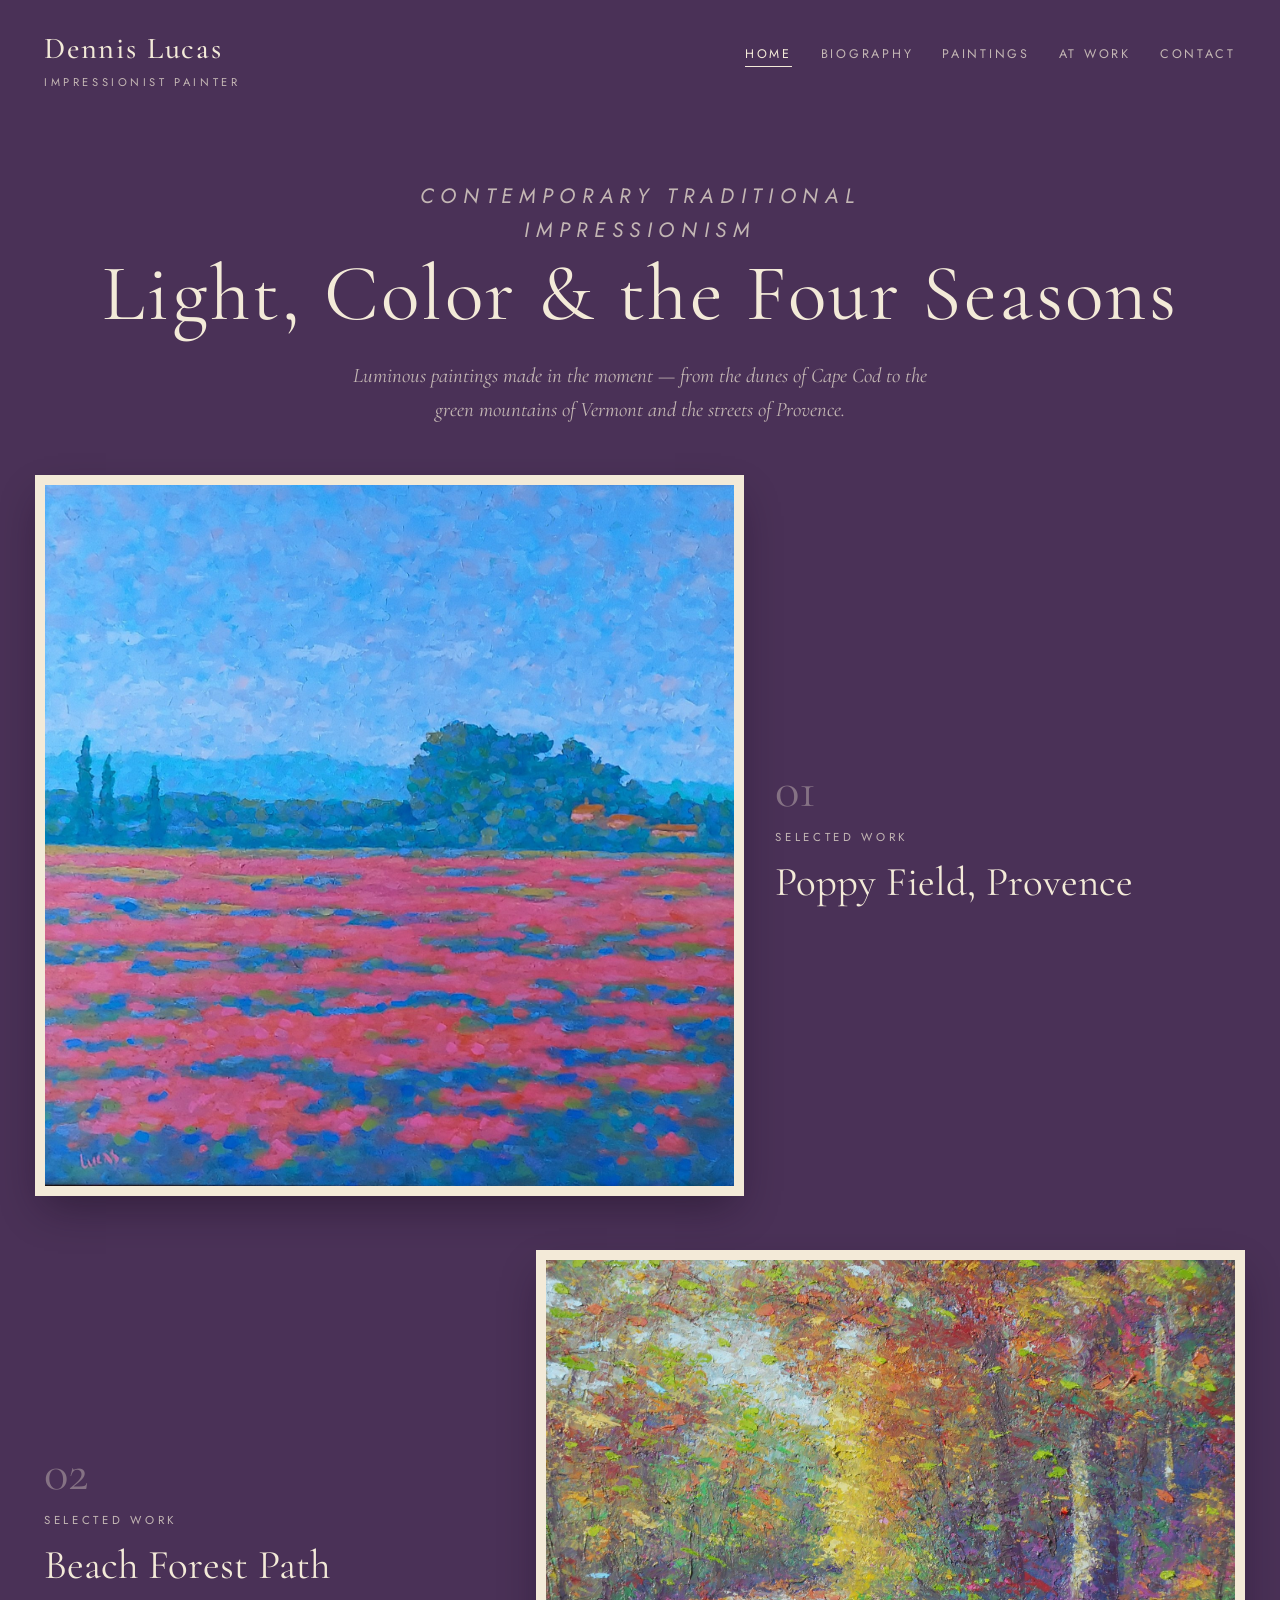
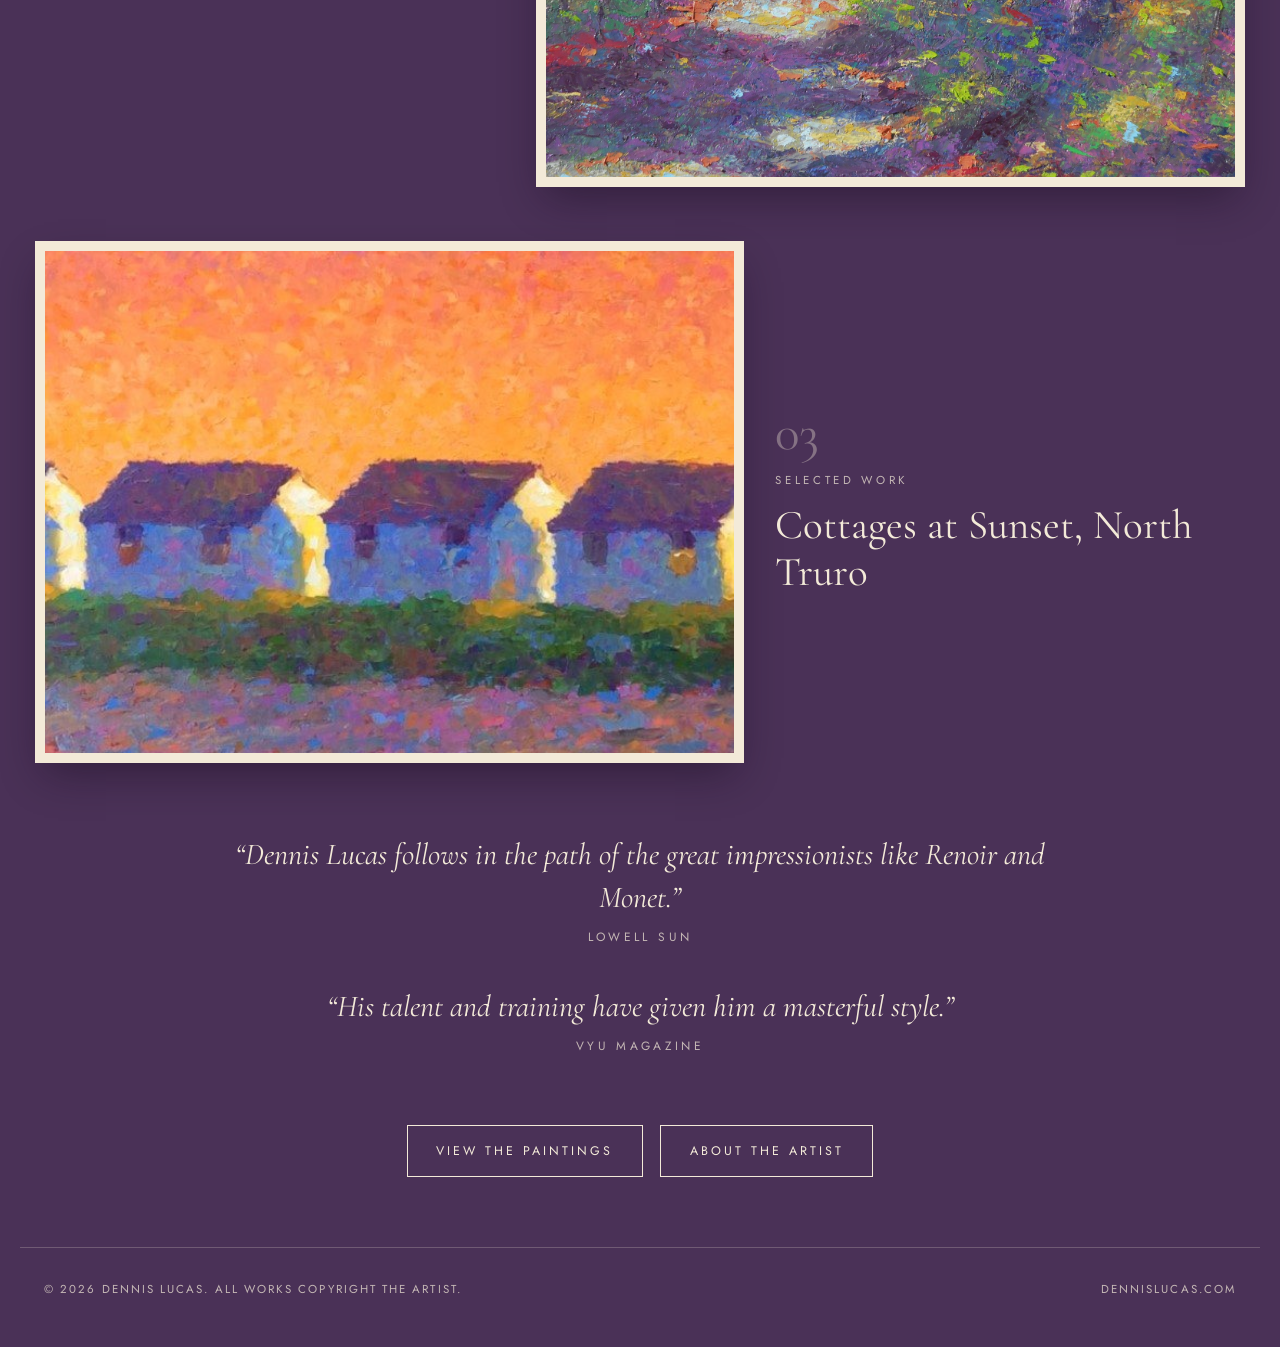
<file: index.html>
<!doctype html>
<html lang="en">
<head>
<meta charset="utf-8">
<meta name="viewport" content="width=device-width, initial-scale=1">
<title>Dennis Lucas | Impressionist Painter</title>
<meta name="description" content="Dennis Lucas is a contemporary traditional impressionist painter and teacher from the Cape School of Art in Provincetown, MA.">
<link rel="canonical" href="https://dennislucas.com/">
<meta property="og:title" content="Dennis Lucas | Impressionist Painter">
<meta property="og:description" content="Dennis Lucas is a contemporary traditional impressionist painter and teacher from the Cape School of Art in Provincetown, MA.">
<meta property="og:image" content="https://dennislucas.com/art/poppy-field-provence.jpg">
<meta name="theme-color" content="#4a3157">
<link rel="preconnect" href="https://fonts.googleapis.com"><link rel="preconnect" href="https://fonts.gstatic.com" crossorigin><link href="https://fonts.googleapis.com/css2?family=Cormorant+Garamond:ital,wght@0,400;0,500;1,400&family=Jost:wght@400&display=swap" rel="stylesheet">
<link rel="stylesheet" href="css/style.css">
</head>
<body>
<header class="site-header">
  <a class="brand" href="index.html"><span class="brand-name">Dennis Lucas</span><span class="brand-tag">Impressionist Painter</span></a>
  <nav class="site-nav" aria-label="Main"><ul><li><a href="index.html" aria-current="page">Home</a></li><li><a href="biography.html">Biography</a></li><li><a href="gallery.html">Paintings</a></li><li><a href="studio.html">At Work</a></li><li><a href="contact.html">Contact</a></li></ul></nav>
</header>
<main>
<section class="hero">
  <p class="eyebrow">Contemporary Traditional Impressionism</p>
  <h1>Light, Color &amp; the Four Seasons</h1>
  <p>Luminous paintings made in the moment &mdash; from the dunes of Cape Cod to the green mountains of Vermont and the streets of Provence.</p>
</section>
<section class="featured" aria-label="Featured paintings">
<article class="feature">
  <div class="feature-img"><a href="gallery.html"><img src="art/poppy-field-provence.jpg" alt="Poppy Field, Provence, oil painting by Dennis Lucas" loading="eager"></a></div>
  <div class="feature-text"><div class="num">01</div><p class="eyebrow">Selected Work</p><h2>Poppy Field, Provence</h2></div>
</article>
<article class="feature">
  <div class="feature-img"><a href="gallery.html"><img src="art/beach-forest-path.jpg" alt="Beach Forest Path, oil painting by Dennis Lucas" loading="lazy"></a></div>
  <div class="feature-text"><div class="num">02</div><p class="eyebrow">Selected Work</p><h2>Beach Forest Path</h2></div>
</article>
<article class="feature">
  <div class="feature-img"><a href="gallery.html"><img src="art/cottages-at-sunset-north-truro.jpg" alt="Cottages at Sunset, North Truro, oil painting by Dennis Lucas" loading="lazy"></a></div>
  <div class="feature-text"><div class="num">03</div><p class="eyebrow">Selected Work</p><h2>Cottages at Sunset, North Truro</h2></div>
</article>
</section>
<section class="quotes" aria-label="Press">
  <blockquote>&ldquo;Dennis Lucas follows in the path of the great impressionists like Renoir and Monet.&rdquo;<cite>Lowell Sun</cite></blockquote>
  <blockquote>&ldquo;His talent and training have given him a masterful style.&rdquo;<cite>VYU Magazine</cite></blockquote>
</section>
<div class="cta">
  <a class="button" href="gallery.html">View the Paintings</a>
  <a class="button" href="biography.html">About the Artist</a>
</div>
</main>
<footer class="site-footer">
  <span>&copy; <span id="yr">2026</span> Dennis Lucas. All works copyright the artist.</span>
  <span>dennislucas.com</span>
</footer>
<script>document.getElementById('yr').textContent = new Date().getFullYear();</script>

</body>
</html>
</file>
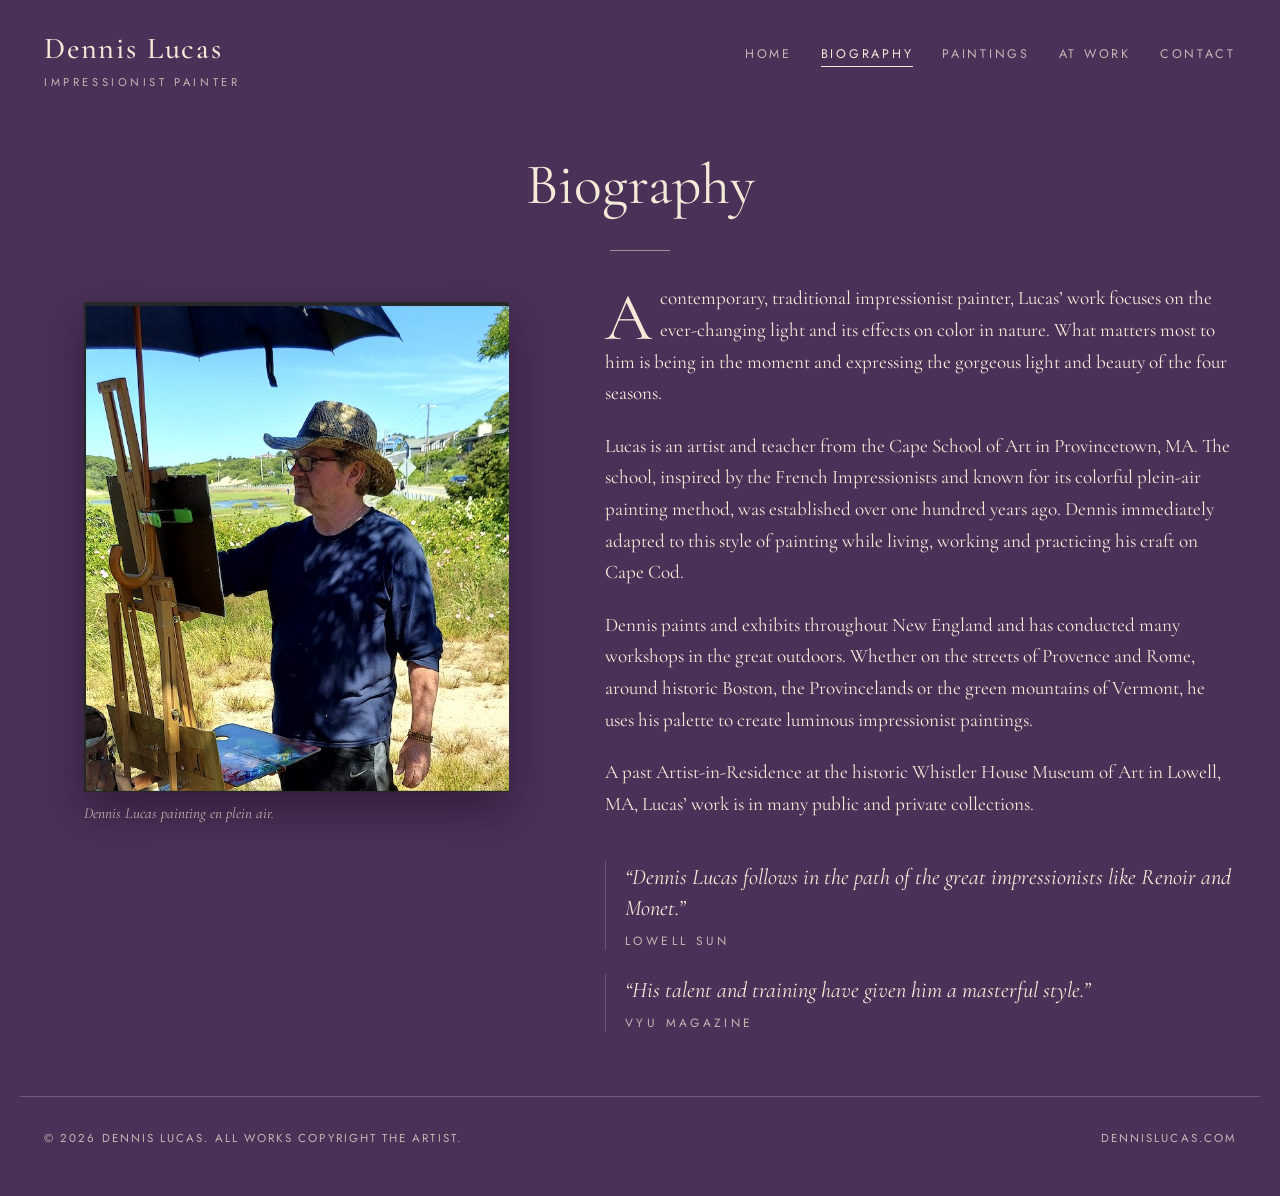
<file: biography.html>
<!doctype html>
<html lang="en">
<head>
<meta charset="utf-8">
<meta name="viewport" content="width=device-width, initial-scale=1">
<title>Biography | Dennis Lucas</title>
<meta name="description" content="About Dennis Lucas, impressionist painter and teacher from the Cape School of Art, Provincetown.">
<link rel="canonical" href="https://dennislucas.com/biography.html">
<meta property="og:title" content="Biography | Dennis Lucas">
<meta property="og:description" content="About Dennis Lucas, impressionist painter and teacher from the Cape School of Art, Provincetown.">
<meta property="og:image" content="https://dennislucas.com/art/poppy-field-provence.jpg">
<meta name="theme-color" content="#4a3157">
<link rel="preconnect" href="https://fonts.googleapis.com"><link rel="preconnect" href="https://fonts.gstatic.com" crossorigin><link href="https://fonts.googleapis.com/css2?family=Cormorant+Garamond:ital,wght@0,400;0,500;1,400&family=Jost:wght@400&display=swap" rel="stylesheet">
<link rel="stylesheet" href="css/style.css">
</head>
<body>
<header class="site-header">
  <a class="brand" href="index.html"><span class="brand-name">Dennis Lucas</span><span class="brand-tag">Impressionist Painter</span></a>
  <nav class="site-nav" aria-label="Main"><ul><li><a href="index.html">Home</a></li><li><a href="biography.html" aria-current="page">Biography</a></li><li><a href="gallery.html">Paintings</a></li><li><a href="studio.html">At Work</a></li><li><a href="contact.html">Contact</a></li></ul></nav>
</header>
<main>
<h1 class="page-title">Biography</h1>
<hr class="rule">
<div class="bio">
  <figure class="bio-photo"><img src="studio-photos/painting-en-plein-air-on-the-cape.jpg" alt="Dennis Lucas painting outdoors at his easel"><figcaption>Dennis Lucas painting en plein air.</figcaption></figure>
  <div class="bio-text">
    <p>A contemporary, traditional impressionist painter, Lucas&rsquo; work focuses on the ever-changing light and its effects on color in nature. What matters most to him is being in the moment and expressing the gorgeous light and beauty of the four seasons.</p>
    <p>Lucas is an artist and teacher from the Cape School of Art in Provincetown, MA. The school, inspired by the French Impressionists and known for its colorful plein-air painting method, was established over one hundred years ago. Dennis immediately adapted to this style of painting while living, working and practicing his craft on Cape Cod.</p>
    <p>Dennis paints and exhibits throughout New England and has conducted many workshops in the great outdoors. Whether on the streets of Provence and Rome, around historic Boston, the Provincelands or the green mountains of Vermont, he uses his palette to create luminous impressionist paintings.</p>
    <p>A past Artist-in-Residence at the historic Whistler House Museum of Art in Lowell, MA, Lucas&rsquo; work is in many public and private collections.</p>
    <section class="quotes" aria-label="Press">
  <blockquote>&ldquo;Dennis Lucas follows in the path of the great impressionists like Renoir and Monet.&rdquo;<cite>Lowell Sun</cite></blockquote>
  <blockquote>&ldquo;His talent and training have given him a masterful style.&rdquo;<cite>VYU Magazine</cite></blockquote>
</section>
  </div>
</div>
</main>
<footer class="site-footer">
  <span>&copy; <span id="yr">2026</span> Dennis Lucas. All works copyright the artist.</span>
  <span>dennislucas.com</span>
</footer>
<script>document.getElementById('yr').textContent = new Date().getFullYear();</script>

</body>
</html>
</file>
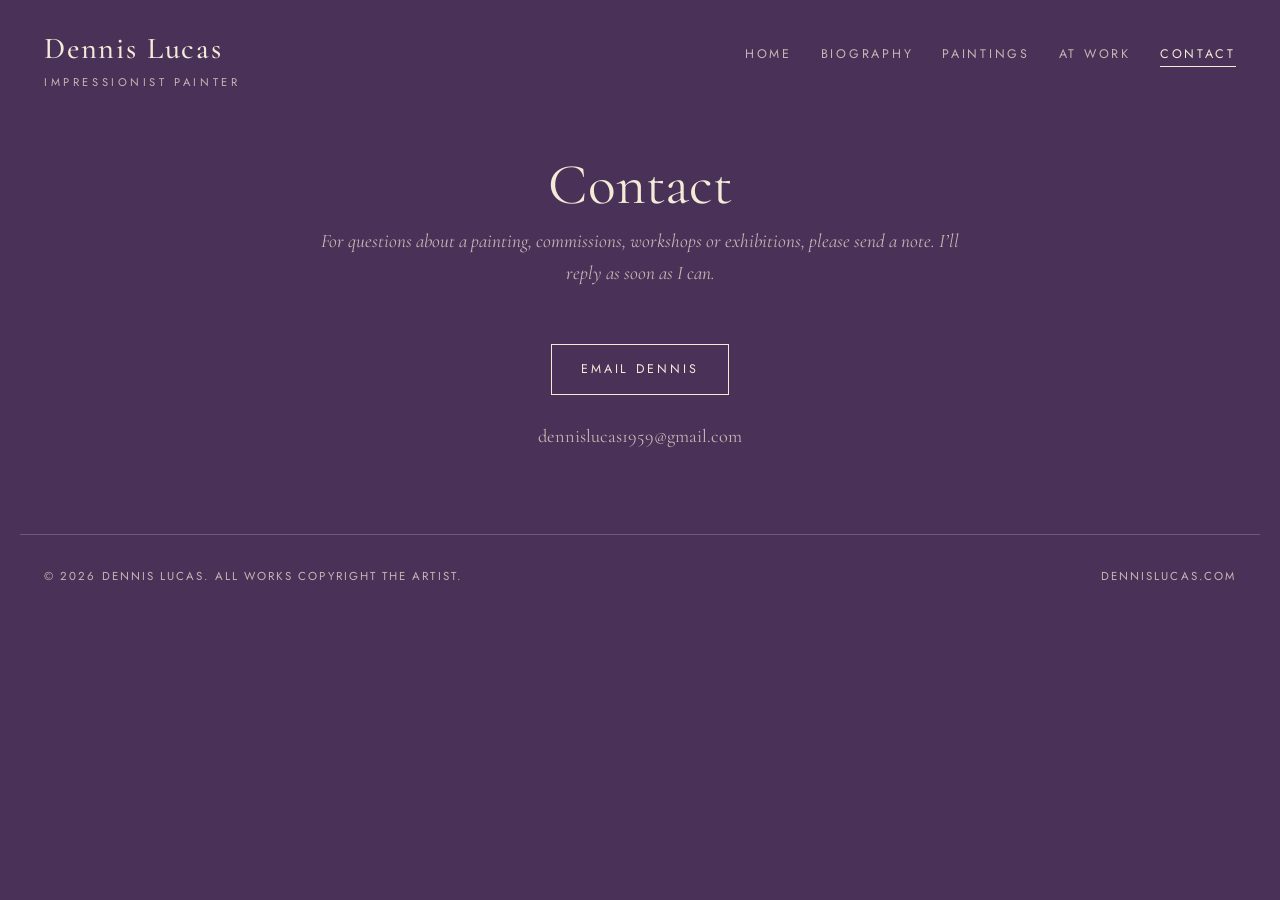
<file: contact.html>
<!doctype html>
<html lang="en">
<head>
<meta charset="utf-8">
<meta name="viewport" content="width=device-width, initial-scale=1">
<title>Contact | Dennis Lucas</title>
<meta name="description" content="Get in touch with Dennis Lucas about paintings, commissions, workshops and exhibitions.">
<link rel="canonical" href="https://dennislucas.com/contact.html">
<meta property="og:title" content="Contact | Dennis Lucas">
<meta property="og:description" content="Get in touch with Dennis Lucas about paintings, commissions, workshops and exhibitions.">
<meta property="og:image" content="https://dennislucas.com/art/poppy-field-provence.jpg">
<meta name="theme-color" content="#4a3157">
<link rel="preconnect" href="https://fonts.googleapis.com"><link rel="preconnect" href="https://fonts.gstatic.com" crossorigin><link href="https://fonts.googleapis.com/css2?family=Cormorant+Garamond:ital,wght@0,400;0,500;1,400&family=Jost:wght@400&display=swap" rel="stylesheet">
<link rel="stylesheet" href="css/style.css">
</head>
<body>
<header class="site-header">
  <a class="brand" href="index.html"><span class="brand-name">Dennis Lucas</span><span class="brand-tag">Impressionist Painter</span></a>
  <nav class="site-nav" aria-label="Main"><ul><li><a href="index.html">Home</a></li><li><a href="biography.html">Biography</a></li><li><a href="gallery.html">Paintings</a></li><li><a href="studio.html">At Work</a></li><li><a href="contact.html" aria-current="page">Contact</a></li></ul></nav>
</header>
<main>
<h1 class="page-title">Contact</h1>
<p class="page-intro">For questions about a painting, commissions, workshops or exhibitions, please send a note. I&rsquo;ll reply as soon as I can.</p>

<div class="cta contact-cta">
  <a class="button" href="mailto:dennislucas1959@gmail.com?subject=Hello%20from%20dennislucas.com">Email Dennis</a>
  <p class="contact-alt">dennislucas1959@gmail.com</p>
</div>
</main>
<footer class="site-footer">
  <span>&copy; <span id="yr">2026</span> Dennis Lucas. All works copyright the artist.</span>
  <span>dennislucas.com</span>
</footer>
<script>
document.getElementById('yr').textContent = new Date().getFullYear();
</script>

</body>
</html>
</file>
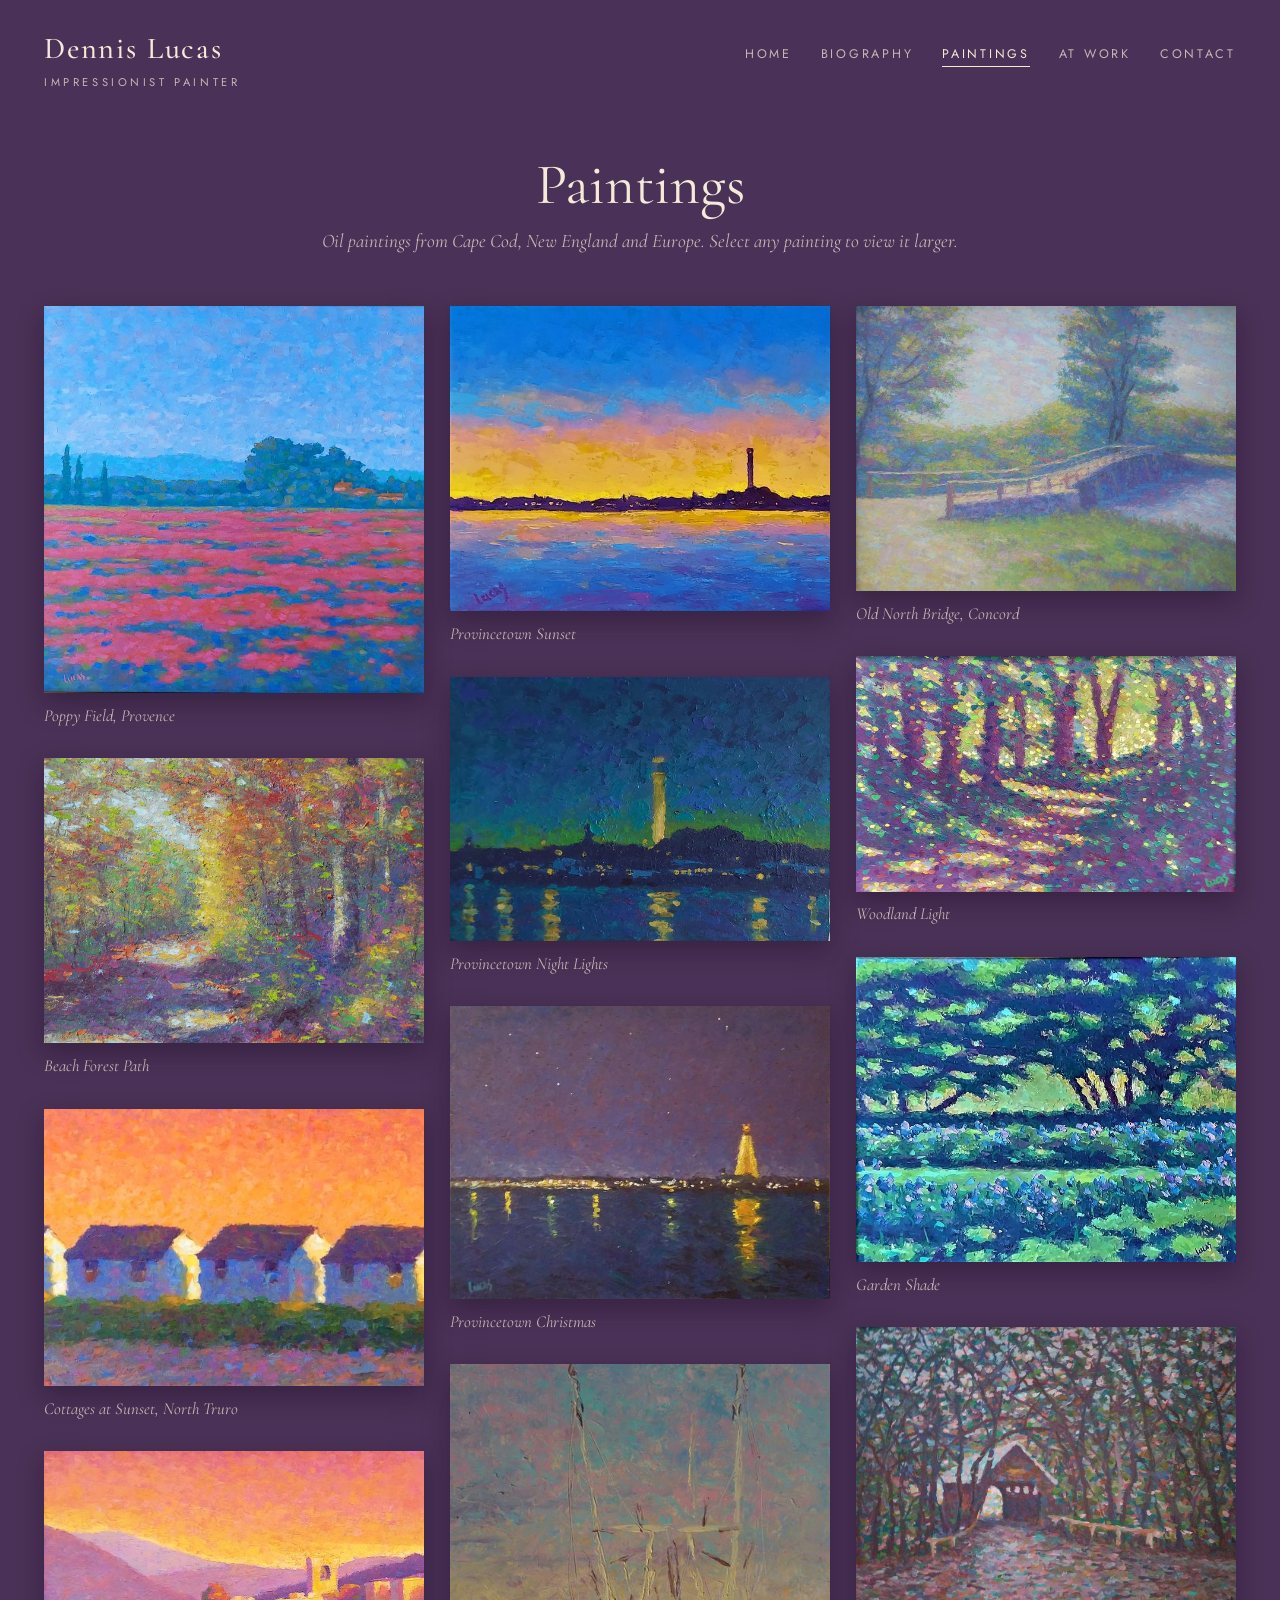
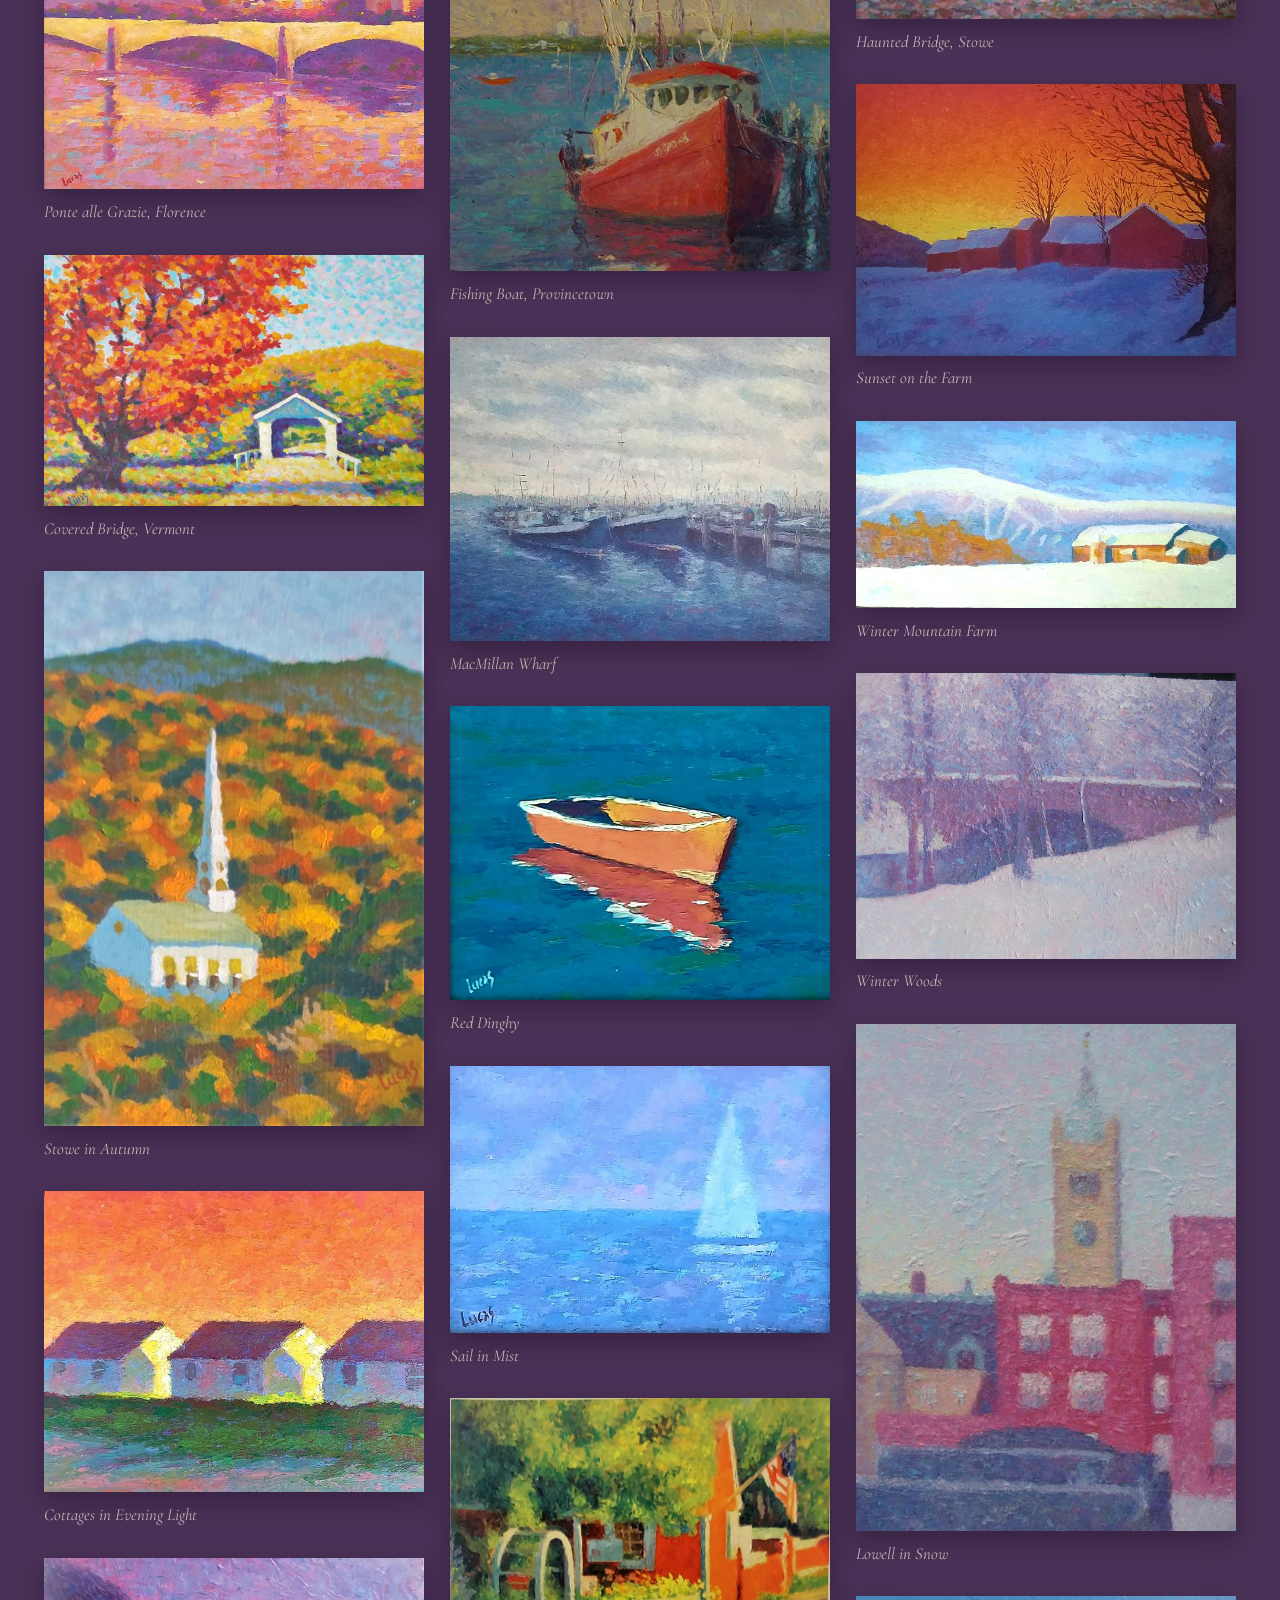
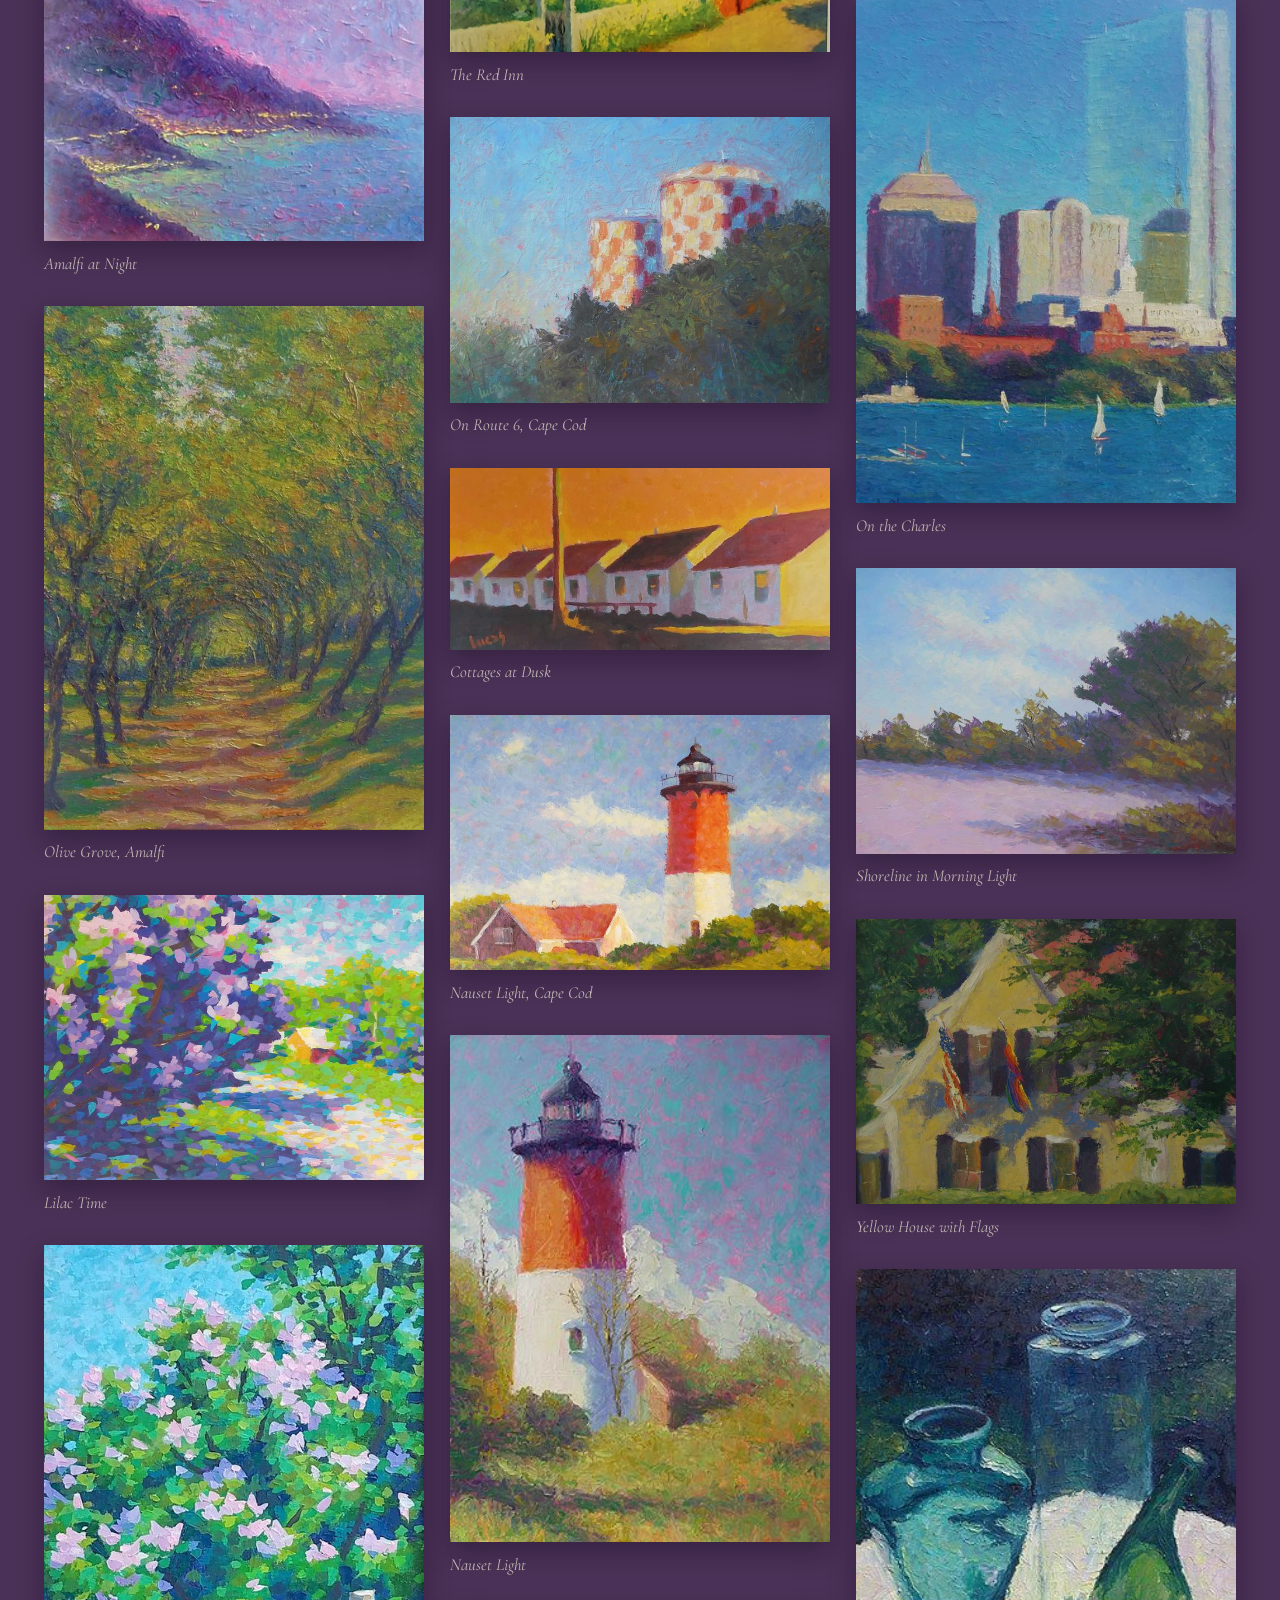
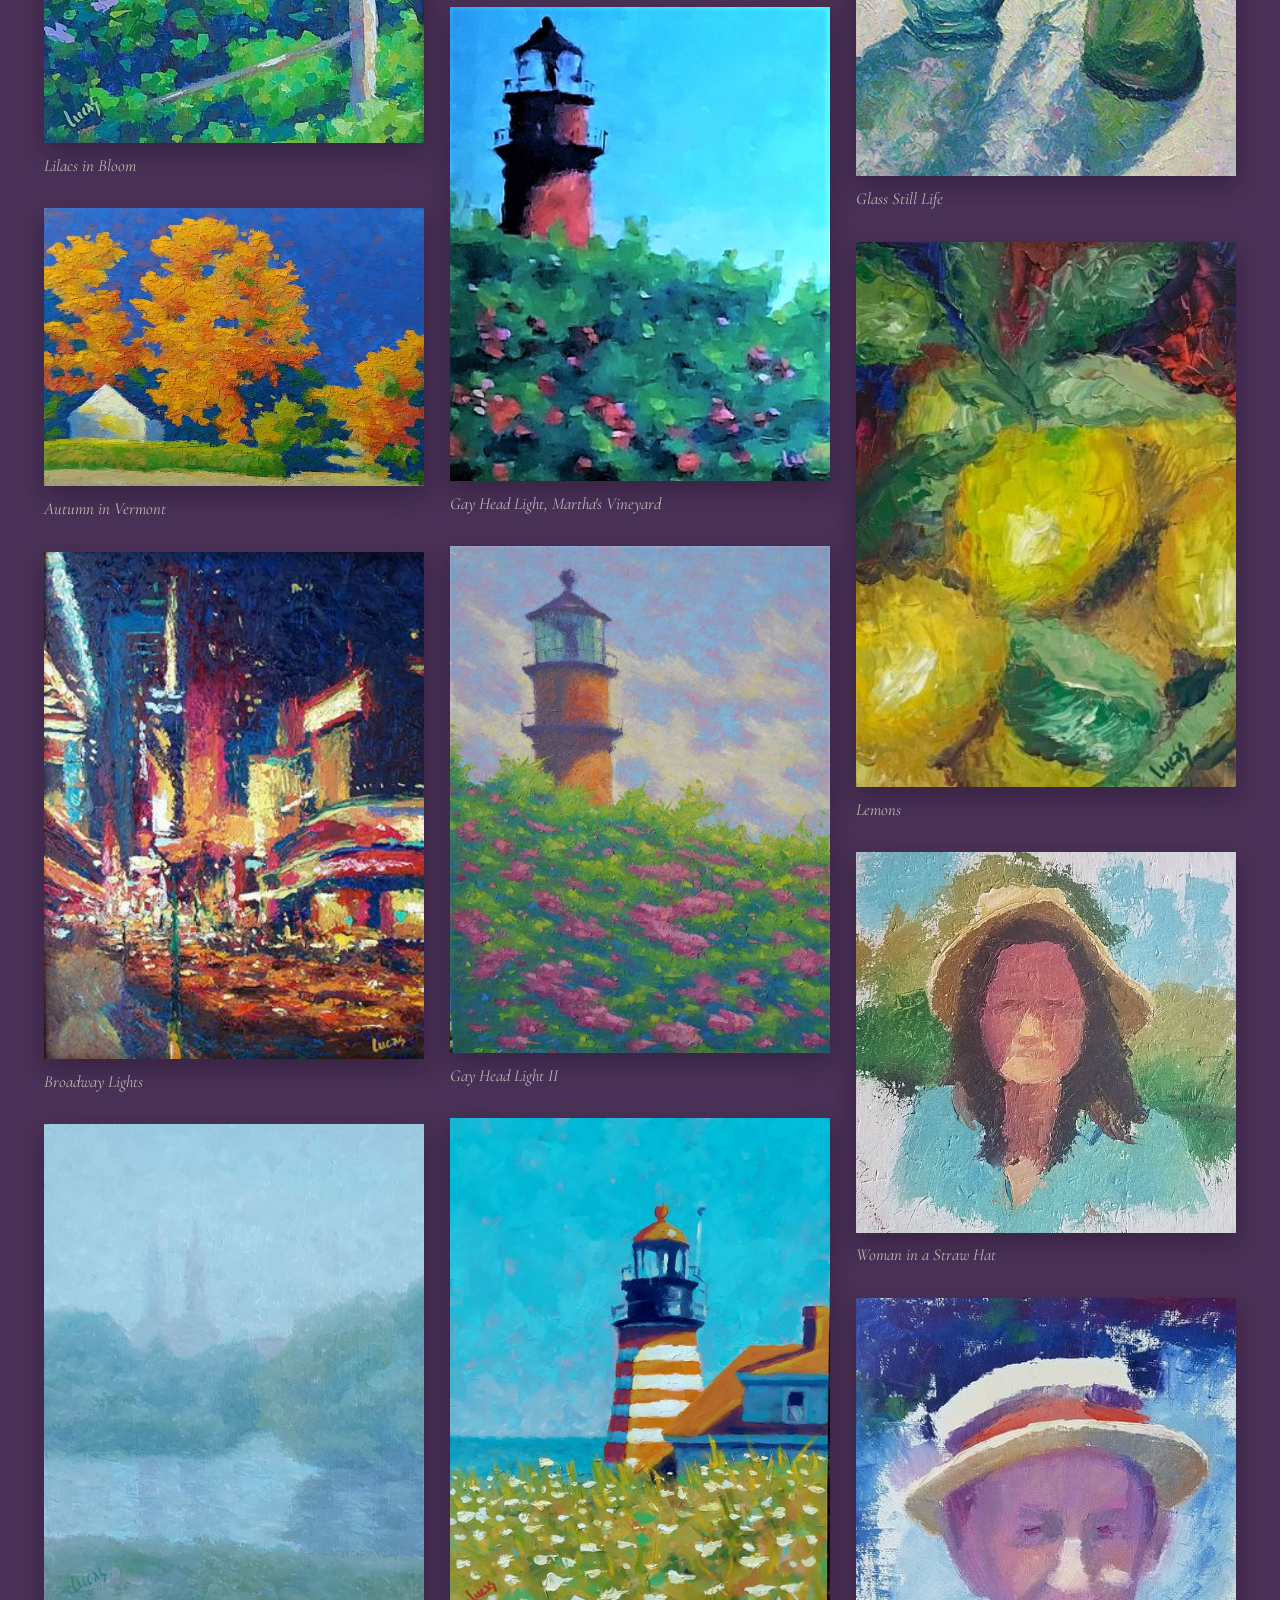
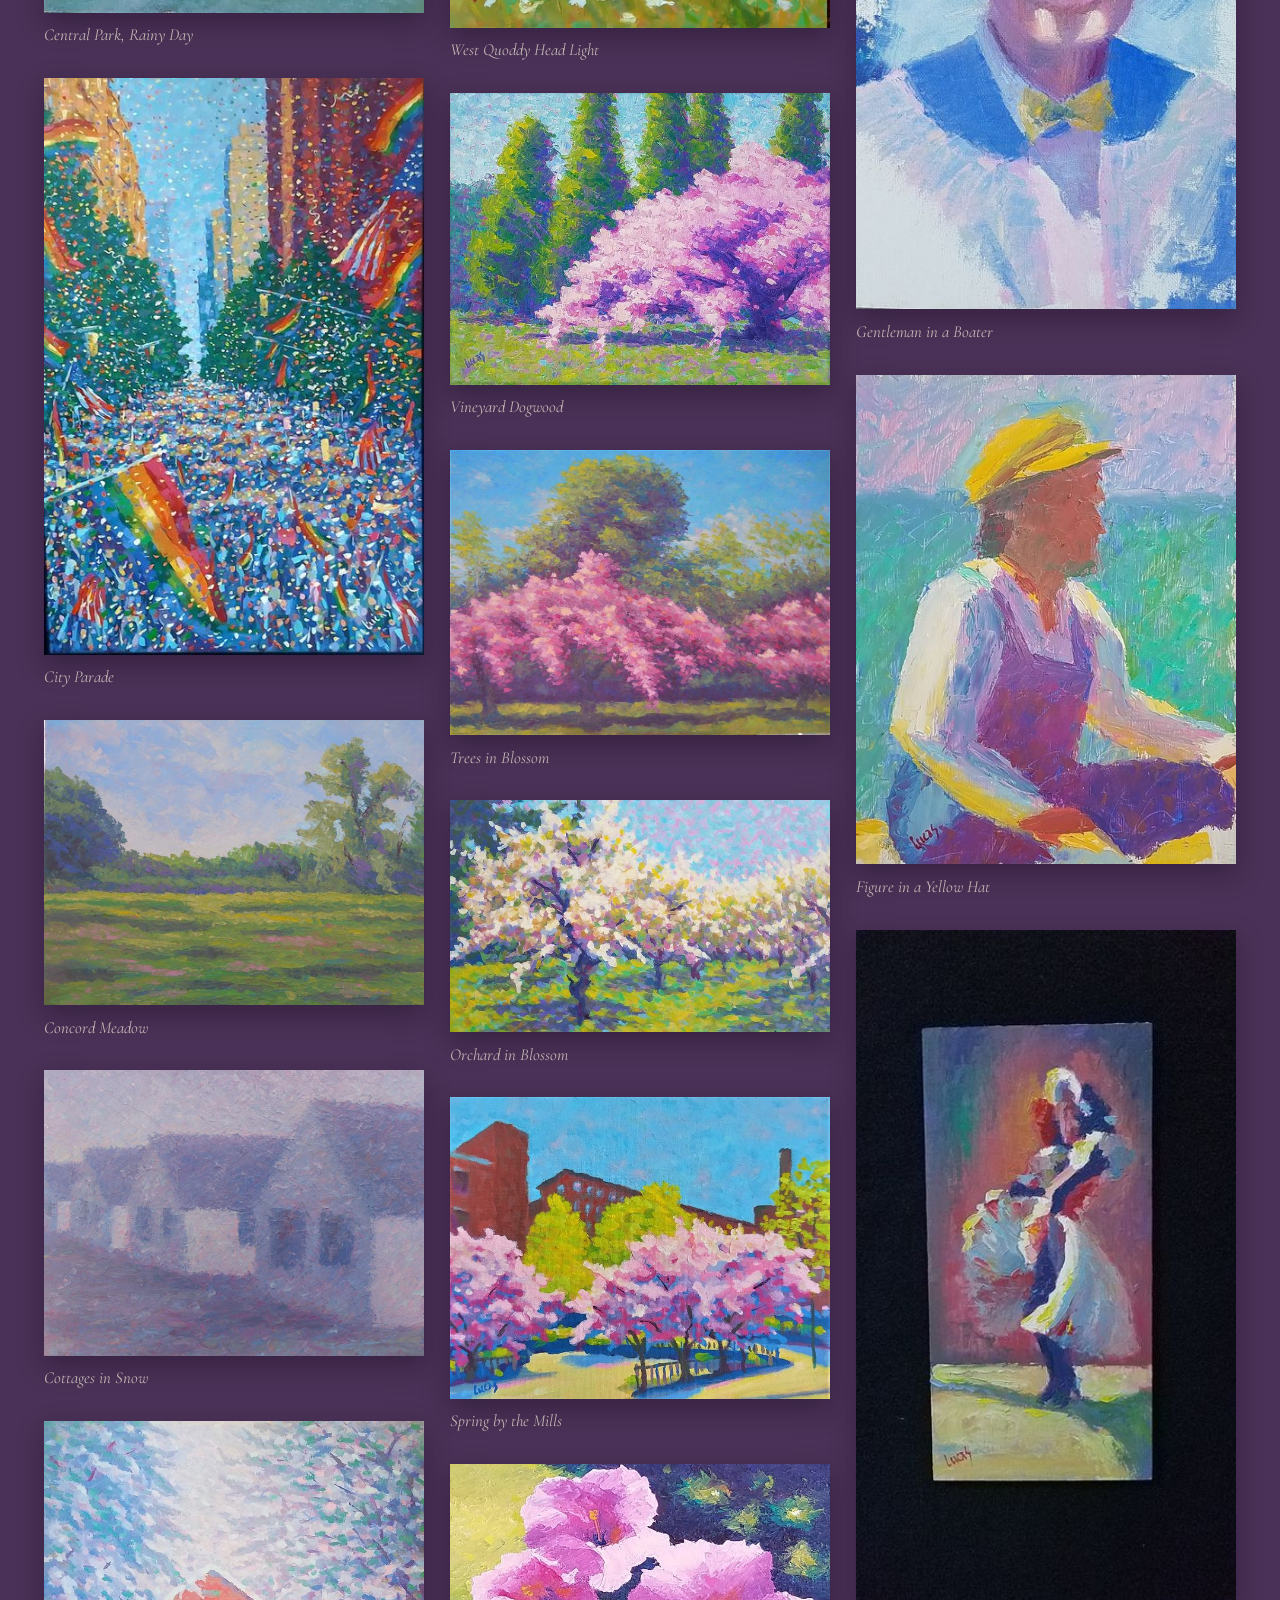
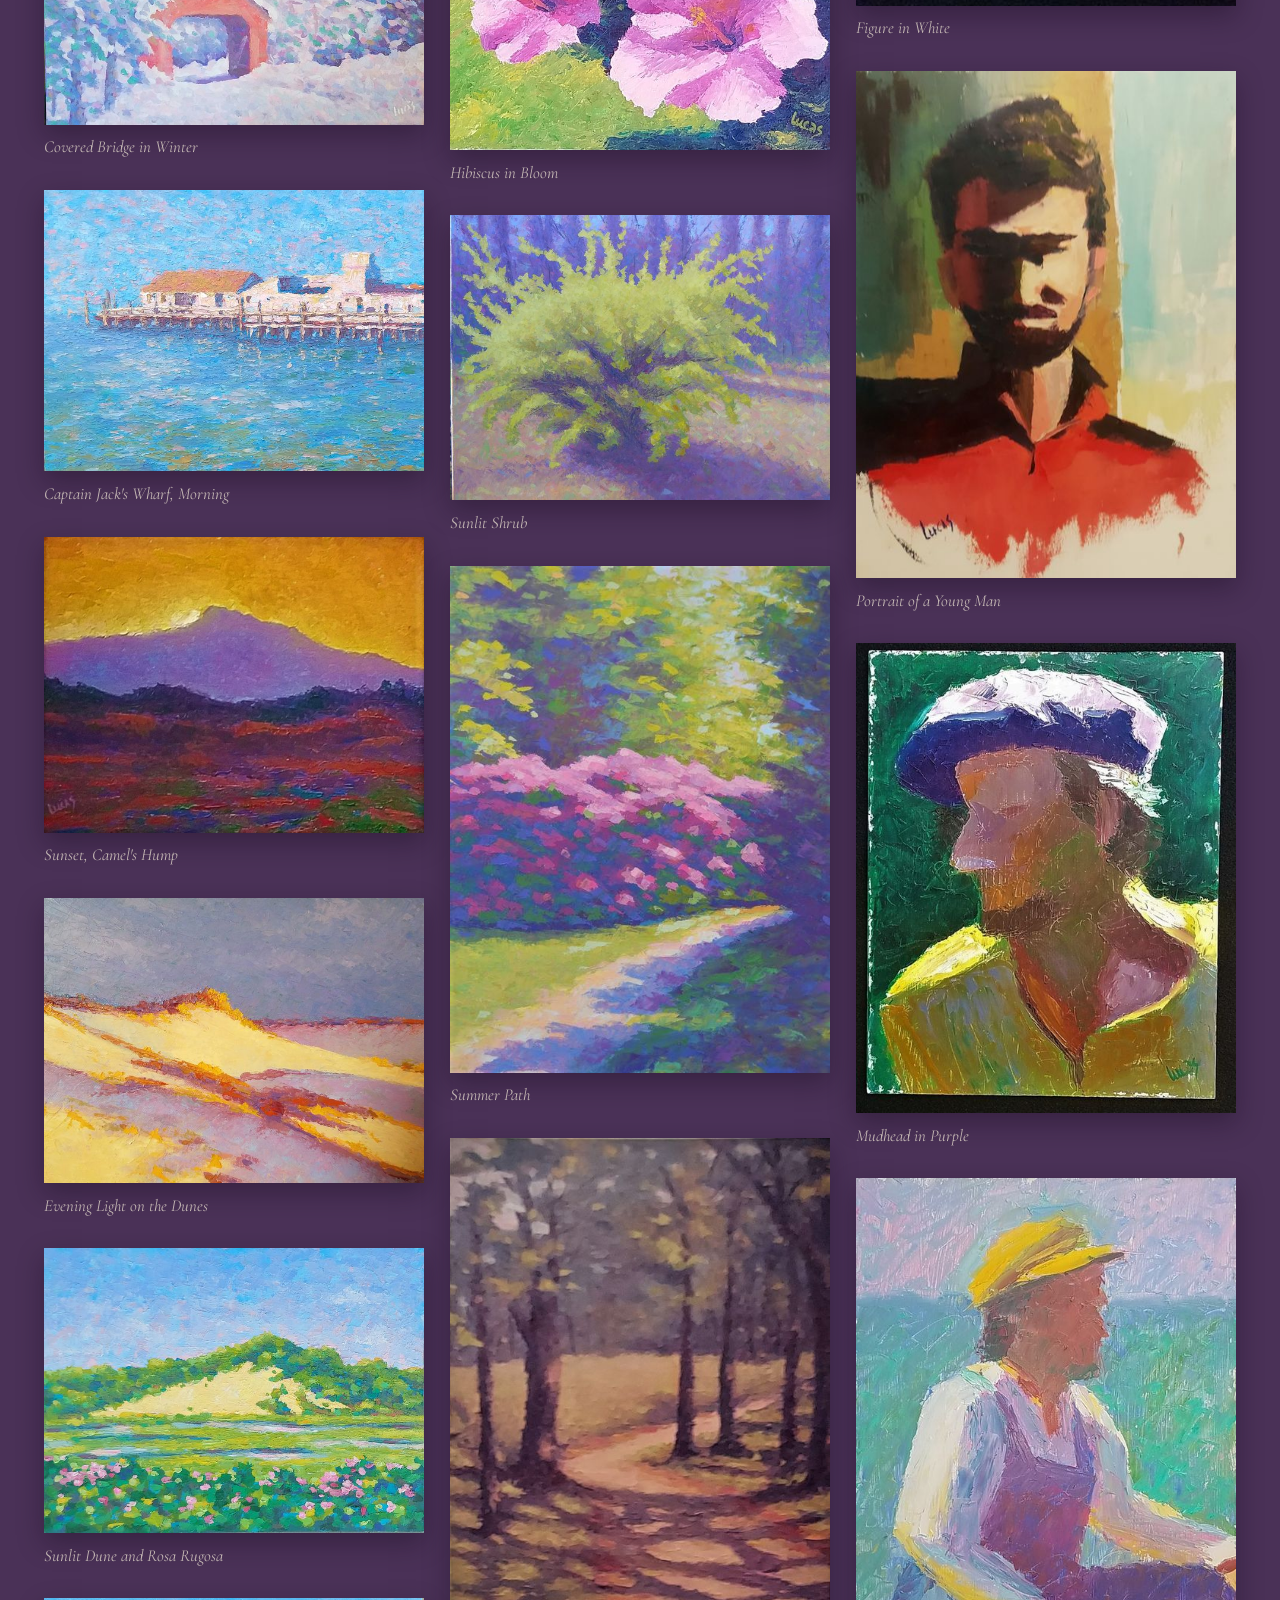
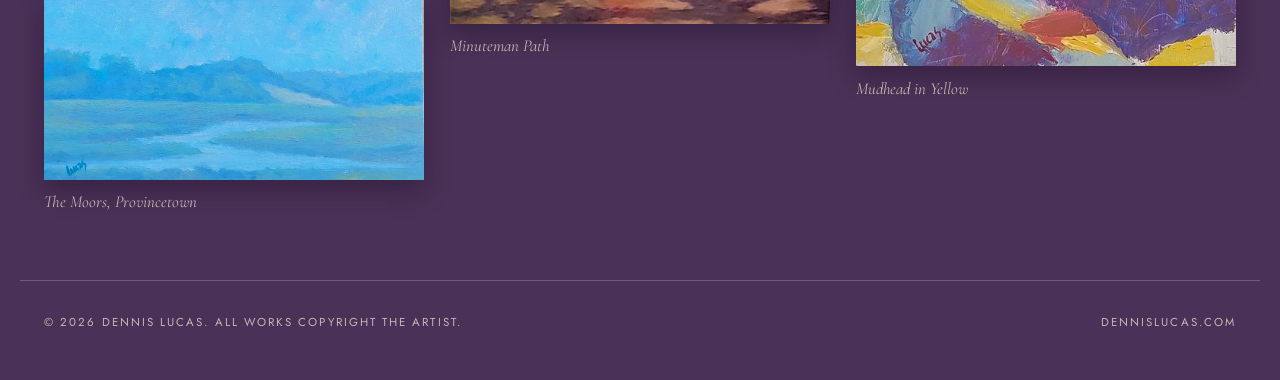
<file: gallery.html>
<!doctype html>
<html lang="en">
<head>
<meta charset="utf-8">
<meta name="viewport" content="width=device-width, initial-scale=1">
<title>Paintings | Dennis Lucas</title>
<meta name="description" content="A gallery of impressionist oil paintings by Dennis Lucas.">
<link rel="canonical" href="https://dennislucas.com/gallery.html">
<meta property="og:title" content="Paintings | Dennis Lucas">
<meta property="og:description" content="A gallery of impressionist oil paintings by Dennis Lucas.">
<meta property="og:image" content="https://dennislucas.com/art/poppy-field-provence.jpg">
<meta name="theme-color" content="#4a3157">
<link rel="preconnect" href="https://fonts.googleapis.com"><link rel="preconnect" href="https://fonts.gstatic.com" crossorigin><link href="https://fonts.googleapis.com/css2?family=Cormorant+Garamond:ital,wght@0,400;0,500;1,400&family=Jost:wght@400&display=swap" rel="stylesheet">
<link rel="stylesheet" href="css/style.css">
</head>
<body>
<header class="site-header">
  <a class="brand" href="index.html"><span class="brand-name">Dennis Lucas</span><span class="brand-tag">Impressionist Painter</span></a>
  <nav class="site-nav" aria-label="Main"><ul><li><a href="index.html">Home</a></li><li><a href="biography.html">Biography</a></li><li><a href="gallery.html" aria-current="page">Paintings</a></li><li><a href="studio.html">At Work</a></li><li><a href="contact.html">Contact</a></li></ul></nav>
</header>
<main>
<h1 class="page-title">Paintings</h1>
<p class="page-intro">Oil paintings from Cape Cod, New England and Europe. Select any painting to view it larger.</p>
<div class="gallery">
<figure><button type="button" data-full="art/poppy-field-provence.jpg" data-title="Poppy Field, Provence" aria-label="View larger: Poppy Field, Provence"><img src="art-thumbs/poppy-field-provence.jpg" alt="Poppy Field, Provence, painting by Dennis Lucas" width="629" height="640" loading="lazy"></button><figcaption>Poppy Field, Provence</figcaption></figure>
<figure><button type="button" data-full="art/beach-forest-path.jpg" data-title="Beach Forest Path" aria-label="View larger: Beach Forest Path"><img src="art-thumbs/beach-forest-path.jpg" alt="Beach Forest Path, painting by Dennis Lucas" width="640" height="480" loading="lazy"></button><figcaption>Beach Forest Path</figcaption></figure>
<figure><button type="button" data-full="art/cottages-at-sunset-north-truro.jpg" data-title="Cottages at Sunset, North Truro" aria-label="View larger: Cottages at Sunset, North Truro"><img src="art-thumbs/cottages-at-sunset-north-truro.jpg" alt="Cottages at Sunset, North Truro, painting by Dennis Lucas" width="637" height="465" loading="lazy"></button><figcaption>Cottages at Sunset, North Truro</figcaption></figure>
<figure><button type="button" data-full="art/ponte-alle-grazie-florence.jpg" data-title="Ponte alle Grazie, Florence" aria-label="View larger: Ponte alle Grazie, Florence"><img src="art-thumbs/ponte-alle-grazie-florence.jpg" alt="Ponte alle Grazie, Florence, painting by Dennis Lucas" width="640" height="569" loading="lazy"></button><figcaption>Ponte alle Grazie, Florence</figcaption></figure>
<figure><button type="button" data-full="art/covered-bridge-vermont.jpg" data-title="Covered Bridge, Vermont" aria-label="View larger: Covered Bridge, Vermont"><img src="art-thumbs/covered-bridge-vermont.jpg" alt="Covered Bridge, Vermont, painting by Dennis Lucas" width="640" height="423" loading="lazy"></button><figcaption>Covered Bridge, Vermont</figcaption></figure>
<figure><button type="button" data-full="art/stowe-in-autumn.jpg" data-title="Stowe in Autumn" aria-label="View larger: Stowe in Autumn"><img src="art-thumbs/stowe-in-autumn.jpg" alt="Stowe in Autumn, painting by Dennis Lucas" width="439" height="640" loading="lazy"></button><figcaption>Stowe in Autumn</figcaption></figure>
<figure><button type="button" data-full="art/cottages-in-evening-light.jpg" data-title="Cottages in Evening Light" aria-label="View larger: Cottages in Evening Light"><img src="art-thumbs/cottages-in-evening-light.jpg" alt="Cottages in Evening Light, painting by Dennis Lucas" width="640" height="507" loading="lazy"></button><figcaption>Cottages in Evening Light</figcaption></figure>
<figure><button type="button" data-full="art/amalfi-at-night.jpg" data-title="Amalfi at Night" aria-label="View larger: Amalfi at Night"><img src="art-thumbs/amalfi-at-night.jpg" alt="Amalfi at Night, painting by Dennis Lucas" width="400" height="298" loading="lazy"></button><figcaption>Amalfi at Night</figcaption></figure>
<figure><button type="button" data-full="art/olive-grove-amalfi.jpg" data-title="Olive Grove, Amalfi" aria-label="View larger: Olive Grove, Amalfi"><img src="art-thumbs/olive-grove-amalfi.jpg" alt="Olive Grove, Amalfi, painting by Dennis Lucas" width="465" height="640" loading="lazy"></button><figcaption>Olive Grove, Amalfi</figcaption></figure>
<figure><button type="button" data-full="art/lilac-time.jpg" data-title="Lilac Time" aria-label="View larger: Lilac Time"><img src="art-thumbs/lilac-time.jpg" alt="Lilac Time, painting by Dennis Lucas" width="640" height="480" loading="lazy"></button><figcaption>Lilac Time</figcaption></figure>
<figure><button type="button" data-full="art/lilacs-in-bloom.jpg" data-title="Lilacs in Bloom" aria-label="View larger: Lilacs in Bloom"><img src="art-thumbs/lilacs-in-bloom.jpg" alt="Lilacs in Bloom, painting by Dennis Lucas" width="489" height="640" loading="lazy"></button><figcaption>Lilacs in Bloom</figcaption></figure>
<figure><button type="button" data-full="art/autumn-in-vermont.jpg" data-title="Autumn in Vermont" aria-label="View larger: Autumn in Vermont"><img src="art-thumbs/autumn-in-vermont.jpg" alt="Autumn in Vermont, painting by Dennis Lucas" width="640" height="468" loading="lazy"></button><figcaption>Autumn in Vermont</figcaption></figure>
<figure><button type="button" data-full="art/broadway-lights.jpg" data-title="Broadway Lights" aria-label="View larger: Broadway Lights"><img src="art-thumbs/broadway-lights.jpg" alt="Broadway Lights, painting by Dennis Lucas" width="300" height="400" loading="lazy"></button><figcaption>Broadway Lights</figcaption></figure>
<figure><button type="button" data-full="art/central-park-rainy-day.jpg" data-title="Central Park, Rainy Day" aria-label="View larger: Central Park, Rainy Day"><img src="art-thumbs/central-park-rainy-day.jpg" alt="Central Park, Rainy Day, painting by Dennis Lucas" width="498" height="640" loading="lazy"></button><figcaption>Central Park, Rainy Day</figcaption></figure>
<figure><button type="button" data-full="art/city-parade.jpg" data-title="City Parade" aria-label="View larger: City Parade"><img src="art-thumbs/city-parade.jpg" alt="City Parade, painting by Dennis Lucas" width="422" height="640" loading="lazy"></button><figcaption>City Parade</figcaption></figure>
<figure><button type="button" data-full="art/concord-meadow.jpg" data-title="Concord Meadow" aria-label="View larger: Concord Meadow"><img src="art-thumbs/concord-meadow.jpg" alt="Concord Meadow, painting by Dennis Lucas" width="640" height="480" loading="lazy"></button><figcaption>Concord Meadow</figcaption></figure>
<figure><button type="button" data-full="art/cottages-in-snow.jpg" data-title="Cottages in Snow" aria-label="View larger: Cottages in Snow"><img src="art-thumbs/cottages-in-snow.jpg" alt="Cottages in Snow, painting by Dennis Lucas" width="640" height="480" loading="lazy"></button><figcaption>Cottages in Snow</figcaption></figure>
<figure><button type="button" data-full="art/covered-bridge-in-winter.jpg" data-title="Covered Bridge in Winter" aria-label="View larger: Covered Bridge in Winter"><img src="art-thumbs/covered-bridge-in-winter.jpg" alt="Covered Bridge in Winter, painting by Dennis Lucas" width="640" height="511" loading="lazy"></button><figcaption>Covered Bridge in Winter</figcaption></figure>
<figure><button type="button" data-full="art/captain-jack-s-wharf-morning.jpg" data-title="Captain Jack&#x27;s Wharf, Morning" aria-label="View larger: Captain Jack&#x27;s Wharf, Morning"><img src="art-thumbs/captain-jack-s-wharf-morning.jpg" alt="Captain Jack&#x27;s Wharf, Morning, painting by Dennis Lucas" width="640" height="474" loading="lazy"></button><figcaption>Captain Jack&#x27;s Wharf, Morning</figcaption></figure>
<figure><button type="button" data-full="art/sunset-camel-s-hump.jpg" data-title="Sunset, Camel&#x27;s Hump" aria-label="View larger: Sunset, Camel&#x27;s Hump"><img src="art-thumbs/sunset-camel-s-hump.jpg" alt="Sunset, Camel&#x27;s Hump, painting by Dennis Lucas" width="640" height="498" loading="lazy"></button><figcaption>Sunset, Camel&#x27;s Hump</figcaption></figure>
<figure><button type="button" data-full="art/evening-light-on-the-dunes.jpg" data-title="Evening Light on the Dunes" aria-label="View larger: Evening Light on the Dunes"><img src="art-thumbs/evening-light-on-the-dunes.jpg" alt="Evening Light on the Dunes, painting by Dennis Lucas" width="640" height="480" loading="lazy"></button><figcaption>Evening Light on the Dunes</figcaption></figure>
<figure><button type="button" data-full="art/sunlit-dune-and-rosa-rugosa.jpg" data-title="Sunlit Dune and Rosa Rugosa" aria-label="View larger: Sunlit Dune and Rosa Rugosa"><img src="art-thumbs/sunlit-dune-and-rosa-rugosa.jpg" alt="Sunlit Dune and Rosa Rugosa, painting by Dennis Lucas" width="640" height="479" loading="lazy"></button><figcaption>Sunlit Dune and Rosa Rugosa</figcaption></figure>
<figure><button type="button" data-full="art/the-moors-provincetown.jpg" data-title="The Moors, Provincetown" aria-label="View larger: The Moors, Provincetown"><img src="art-thumbs/the-moors-provincetown.jpg" alt="The Moors, Provincetown, painting by Dennis Lucas" width="640" height="305" loading="lazy"></button><figcaption>The Moors, Provincetown</figcaption></figure>
<figure><button type="button" data-full="art/provincetown-sunset.jpg" data-title="Provincetown Sunset" aria-label="View larger: Provincetown Sunset"><img src="art-thumbs/provincetown-sunset.jpg" alt="Provincetown Sunset, painting by Dennis Lucas" width="640" height="514" loading="lazy"></button><figcaption>Provincetown Sunset</figcaption></figure>
<figure><button type="button" data-full="art/provincetown-night-lights.jpg" data-title="Provincetown Night Lights" aria-label="View larger: Provincetown Night Lights"><img src="art-thumbs/provincetown-night-lights.jpg" alt="Provincetown Night Lights, painting by Dennis Lucas" width="640" height="445" loading="lazy"></button><figcaption>Provincetown Night Lights</figcaption></figure>
<figure><button type="button" data-full="art/provincetown-christmas.jpg" data-title="Provincetown Christmas" aria-label="View larger: Provincetown Christmas"><img src="art-thumbs/provincetown-christmas.jpg" alt="Provincetown Christmas, painting by Dennis Lucas" width="640" height="493" loading="lazy"></button><figcaption>Provincetown Christmas</figcaption></figure>
<figure><button type="button" data-full="art/fishing-boat-provincetown.jpg" data-title="Fishing Boat, Provincetown" aria-label="View larger: Fishing Boat, Provincetown"><img src="art-thumbs/fishing-boat-provincetown.jpg" alt="Fishing Boat, Provincetown, painting by Dennis Lucas" width="480" height="640" loading="lazy"></button><figcaption>Fishing Boat, Provincetown</figcaption></figure>
<figure><button type="button" data-full="art/macmillan-wharf.jpg" data-title="MacMillan Wharf" aria-label="View larger: MacMillan Wharf"><img src="art-thumbs/macmillan-wharf.jpg" alt="MacMillan Wharf, painting by Dennis Lucas" width="640" height="512" loading="lazy"></button><figcaption>MacMillan Wharf</figcaption></figure>
<figure><button type="button" data-full="art/red-dinghy.jpg" data-title="Red Dinghy" aria-label="View larger: Red Dinghy"><img src="art-thumbs/red-dinghy.jpg" alt="Red Dinghy, painting by Dennis Lucas" width="640" height="495" loading="lazy"></button><figcaption>Red Dinghy</figcaption></figure>
<figure><button type="button" data-full="art/sail-in-mist.jpg" data-title="Sail in Mist" aria-label="View larger: Sail in Mist"><img src="art-thumbs/sail-in-mist.jpg" alt="Sail in Mist, painting by Dennis Lucas" width="640" height="450" loading="lazy"></button><figcaption>Sail in Mist</figcaption></figure>
<figure><button type="button" data-full="art/the-red-inn.jpg" data-title="The Red Inn" aria-label="View larger: The Red Inn"><img src="art-thumbs/the-red-inn.jpg" alt="The Red Inn, painting by Dennis Lucas" width="640" height="427" loading="lazy"></button><figcaption>The Red Inn</figcaption></figure>
<figure><button type="button" data-full="art/on-route-6-cape-cod.jpg" data-title="On Route 6, Cape Cod" aria-label="View larger: On Route 6, Cape Cod"><img src="art-thumbs/on-route-6-cape-cod.jpg" alt="On Route 6, Cape Cod, painting by Dennis Lucas" width="640" height="480" loading="lazy"></button><figcaption>On Route 6, Cape Cod</figcaption></figure>
<figure><button type="button" data-full="art/cottages-at-dusk.jpg" data-title="Cottages at Dusk" aria-label="View larger: Cottages at Dusk"><img src="art-thumbs/cottages-at-dusk.jpg" alt="Cottages at Dusk, painting by Dennis Lucas" width="640" height="306" loading="lazy"></button><figcaption>Cottages at Dusk</figcaption></figure>
<figure><button type="button" data-full="art/nauset-light-cape-cod.jpg" data-title="Nauset Light, Cape Cod" aria-label="View larger: Nauset Light, Cape Cod"><img src="art-thumbs/nauset-light-cape-cod.jpg" alt="Nauset Light, Cape Cod, painting by Dennis Lucas" width="640" height="429" loading="lazy"></button><figcaption>Nauset Light, Cape Cod</figcaption></figure>
<figure><button type="button" data-full="art/nauset-light.jpg" data-title="Nauset Light" aria-label="View larger: Nauset Light"><img src="art-thumbs/nauset-light.jpg" alt="Nauset Light, painting by Dennis Lucas" width="300" height="400" loading="lazy"></button><figcaption>Nauset Light</figcaption></figure>
<figure><button type="button" data-full="art/gay-head-light-martha-s-vineyard.jpg" data-title="Gay Head Light, Martha&#x27;s Vineyard" aria-label="View larger: Gay Head Light, Martha&#x27;s Vineyard"><img src="art-thumbs/gay-head-light-martha-s-vineyard.jpg" alt="Gay Head Light, Martha&#x27;s Vineyard, painting by Dennis Lucas" width="514" height="640" loading="lazy"></button><figcaption>Gay Head Light, Martha&#x27;s Vineyard</figcaption></figure>
<figure><button type="button" data-full="art/gay-head-light-ii.jpg" data-title="Gay Head Light II" aria-label="View larger: Gay Head Light II"><img src="art-thumbs/gay-head-light-ii.jpg" alt="Gay Head Light II, painting by Dennis Lucas" width="480" height="640" loading="lazy"></button><figcaption>Gay Head Light II</figcaption></figure>
<figure><button type="button" data-full="art/west-quoddy-head-light.jpg" data-title="West Quoddy Head Light" aria-label="View larger: West Quoddy Head Light"><img src="art-thumbs/west-quoddy-head-light.jpg" alt="West Quoddy Head Light, painting by Dennis Lucas" width="478" height="640" loading="lazy"></button><figcaption>West Quoddy Head Light</figcaption></figure>
<figure><button type="button" data-full="art/vineyard-dogwood.jpg" data-title="Vineyard Dogwood" aria-label="View larger: Vineyard Dogwood"><img src="art-thumbs/vineyard-dogwood.jpg" alt="Vineyard Dogwood, painting by Dennis Lucas" width="640" height="491" loading="lazy"></button><figcaption>Vineyard Dogwood</figcaption></figure>
<figure><button type="button" data-full="art/trees-in-blossom.jpg" data-title="Trees in Blossom" aria-label="View larger: Trees in Blossom"><img src="art-thumbs/trees-in-blossom.jpg" alt="Trees in Blossom, painting by Dennis Lucas" width="640" height="480" loading="lazy"></button><figcaption>Trees in Blossom</figcaption></figure>
<figure><button type="button" data-full="art/orchard-in-blossom.jpg" data-title="Orchard in Blossom" aria-label="View larger: Orchard in Blossom"><img src="art-thumbs/orchard-in-blossom.jpg" alt="Orchard in Blossom, painting by Dennis Lucas" width="640" height="390" loading="lazy"></button><figcaption>Orchard in Blossom</figcaption></figure>
<figure><button type="button" data-full="art/spring-by-the-mills.jpg" data-title="Spring by the Mills" aria-label="View larger: Spring by the Mills"><img src="art-thumbs/spring-by-the-mills.jpg" alt="Spring by the Mills, painting by Dennis Lucas" width="640" height="507" loading="lazy"></button><figcaption>Spring by the Mills</figcaption></figure>
<figure><button type="button" data-full="art/hibiscus-in-bloom.jpg" data-title="Hibiscus in Bloom" aria-label="View larger: Hibiscus in Bloom"><img src="art-thumbs/hibiscus-in-bloom.jpg" alt="Hibiscus in Bloom, painting by Dennis Lucas" width="640" height="481" loading="lazy"></button><figcaption>Hibiscus in Bloom</figcaption></figure>
<figure><button type="button" data-full="art/sunlit-shrub.jpg" data-title="Sunlit Shrub" aria-label="View larger: Sunlit Shrub"><img src="art-thumbs/sunlit-shrub.jpg" alt="Sunlit Shrub, painting by Dennis Lucas" width="640" height="480" loading="lazy"></button><figcaption>Sunlit Shrub</figcaption></figure>
<figure><button type="button" data-full="art/summer-path.jpg" data-title="Summer Path" aria-label="View larger: Summer Path"><img src="art-thumbs/summer-path.jpg" alt="Summer Path, painting by Dennis Lucas" width="480" height="640" loading="lazy"></button><figcaption>Summer Path</figcaption></figure>
<figure><button type="button" data-full="art/minuteman-path.jpg" data-title="Minuteman Path" aria-label="View larger: Minuteman Path"><img src="art-thumbs/minuteman-path.jpg" alt="Minuteman Path, painting by Dennis Lucas" width="501" height="640" loading="lazy"></button><figcaption>Minuteman Path</figcaption></figure>
<figure><button type="button" data-full="art/old-north-bridge-concord.jpg" data-title="Old North Bridge, Concord" aria-label="View larger: Old North Bridge, Concord"><img src="art-thumbs/old-north-bridge-concord.jpg" alt="Old North Bridge, Concord, painting by Dennis Lucas" width="640" height="480" loading="lazy"></button><figcaption>Old North Bridge, Concord</figcaption></figure>
<figure><button type="button" data-full="art/woodland-light.jpg" data-title="Woodland Light" aria-label="View larger: Woodland Light"><img src="art-thumbs/woodland-light.jpg" alt="Woodland Light, painting by Dennis Lucas" width="640" height="396" loading="lazy"></button><figcaption>Woodland Light</figcaption></figure>
<figure><button type="button" data-full="art/garden-shade.jpg" data-title="Garden Shade" aria-label="View larger: Garden Shade"><img src="art-thumbs/garden-shade.jpg" alt="Garden Shade, painting by Dennis Lucas" width="640" height="513" loading="lazy"></button><figcaption>Garden Shade</figcaption></figure>
<figure><button type="button" data-full="art/haunted-bridge-stowe.jpg" data-title="Haunted Bridge, Stowe" aria-label="View larger: Haunted Bridge, Stowe"><img src="art-thumbs/haunted-bridge-stowe.jpg" alt="Haunted Bridge, Stowe, painting by Dennis Lucas" width="640" height="491" loading="lazy"></button><figcaption>Haunted Bridge, Stowe</figcaption></figure>
<figure><button type="button" data-full="art/sunset-on-the-farm.jpg" data-title="Sunset on the Farm" aria-label="View larger: Sunset on the Farm"><img src="art-thumbs/sunset-on-the-farm.jpg" alt="Sunset on the Farm, painting by Dennis Lucas" width="640" height="457" loading="lazy"></button><figcaption>Sunset on the Farm</figcaption></figure>
<figure><button type="button" data-full="art/winter-mountain-farm.jpg" data-title="Winter Mountain Farm" aria-label="View larger: Winter Mountain Farm"><img src="art-thumbs/winter-mountain-farm.jpg" alt="Winter Mountain Farm, painting by Dennis Lucas" width="640" height="315" loading="lazy"></button><figcaption>Winter Mountain Farm</figcaption></figure>
<figure><button type="button" data-full="art/winter-woods.jpg" data-title="Winter Woods" aria-label="View larger: Winter Woods"><img src="art-thumbs/winter-woods.jpg" alt="Winter Woods, painting by Dennis Lucas" width="640" height="480" loading="lazy"></button><figcaption>Winter Woods</figcaption></figure>
<figure><button type="button" data-full="art/lowell-in-snow.jpg" data-title="Lowell in Snow" aria-label="View larger: Lowell in Snow"><img src="art-thumbs/lowell-in-snow.jpg" alt="Lowell in Snow, painting by Dennis Lucas" width="480" height="640" loading="lazy"></button><figcaption>Lowell in Snow</figcaption></figure>
<figure><button type="button" data-full="art/on-the-charles.jpg" data-title="On the Charles" aria-label="View larger: On the Charles"><img src="art-thumbs/on-the-charles.jpg" alt="On the Charles, painting by Dennis Lucas" width="480" height="640" loading="lazy"></button><figcaption>On the Charles</figcaption></figure>
<figure><button type="button" data-full="art/shoreline-in-morning-light.jpg" data-title="Shoreline in Morning Light" aria-label="View larger: Shoreline in Morning Light"><img src="art-thumbs/shoreline-in-morning-light.jpg" alt="Shoreline in Morning Light, painting by Dennis Lucas" width="640" height="480" loading="lazy"></button><figcaption>Shoreline in Morning Light</figcaption></figure>
<figure><button type="button" data-full="art/yellow-house-with-flags.jpg" data-title="Yellow House with Flags" aria-label="View larger: Yellow House with Flags"><img src="art-thumbs/yellow-house-with-flags.jpg" alt="Yellow House with Flags, painting by Dennis Lucas" width="640" height="480" loading="lazy"></button><figcaption>Yellow House with Flags</figcaption></figure>
<figure><button type="button" data-full="art/glass-still-life.jpg" data-title="Glass Still Life" aria-label="View larger: Glass Still Life"><img src="art-thumbs/glass-still-life.jpg" alt="Glass Still Life, painting by Dennis Lucas" width="300" height="400" loading="lazy"></button><figcaption>Glass Still Life</figcaption></figure>
<figure><button type="button" data-full="art/lemons.jpg" data-title="Lemons" aria-label="View larger: Lemons"><img src="art-thumbs/lemons.jpg" alt="Lemons, painting by Dennis Lucas" width="311" height="446" loading="lazy"></button><figcaption>Lemons</figcaption></figure>
<figure><button type="button" data-full="art/woman-in-a-straw-hat.jpg" data-title="Woman in a Straw Hat" aria-label="View larger: Woman in a Straw Hat"><img src="art-thumbs/woman-in-a-straw-hat.jpg" alt="Woman in a Straw Hat, painting by Dennis Lucas" width="640" height="640" loading="lazy"></button><figcaption>Woman in a Straw Hat</figcaption></figure>
<figure><button type="button" data-full="art/gentleman-in-a-boater.jpg" data-title="Gentleman in a Boater" aria-label="View larger: Gentleman in a Boater"><img src="art-thumbs/gentleman-in-a-boater.jpg" alt="Gentleman in a Boater, painting by Dennis Lucas" width="398" height="640" loading="lazy"></button><figcaption>Gentleman in a Boater</figcaption></figure>
<figure><button type="button" data-full="art/figure-in-a-yellow-hat.jpg" data-title="Figure in a Yellow Hat" aria-label="View larger: Figure in a Yellow Hat"><img src="art-thumbs/figure-in-a-yellow-hat.jpg" alt="Figure in a Yellow Hat, painting by Dennis Lucas" width="497" height="640" loading="lazy"></button><figcaption>Figure in a Yellow Hat</figcaption></figure>
<figure><button type="button" data-full="art/figure-in-white.jpg" data-title="Figure in White" aria-label="View larger: Figure in White"><img src="art-thumbs/figure-in-white.jpg" alt="Figure in White, painting by Dennis Lucas" width="360" height="640" loading="lazy"></button><figcaption>Figure in White</figcaption></figure>
<figure><button type="button" data-full="art/portrait-of-a-young-man.jpg" data-title="Portrait of a Young Man" aria-label="View larger: Portrait of a Young Man"><img src="art-thumbs/portrait-of-a-young-man.jpg" alt="Portrait of a Young Man, painting by Dennis Lucas" width="480" height="640" loading="lazy"></button><figcaption>Portrait of a Young Man</figcaption></figure>
<figure><button type="button" data-full="art/mudhead-in-purple.jpg" data-title="Mudhead in Purple" aria-label="View larger: Mudhead in Purple"><img src="art-thumbs/mudhead-in-purple.jpg" alt="Mudhead in Purple, painting by Dennis Lucas" width="518" height="640" loading="lazy"></button><figcaption>Mudhead in Purple</figcaption></figure>
<figure><button type="button" data-full="art/mudhead-in-yellow.jpg" data-title="Mudhead in Yellow" aria-label="View larger: Mudhead in Yellow"><img src="art-thumbs/mudhead-in-yellow.jpg" alt="Mudhead in Yellow, painting by Dennis Lucas" width="499" height="640" loading="lazy"></button><figcaption>Mudhead in Yellow</figcaption></figure>
</div>
</main>
<footer class="site-footer">
  <span>&copy; <span id="yr">2026</span> Dennis Lucas. All works copyright the artist.</span>
  <span>dennislucas.com</span>
</footer>
<script>document.getElementById('yr').textContent = new Date().getFullYear();</script>
<script src="js/lightbox.js"></script>
</body>
</html>
</file>
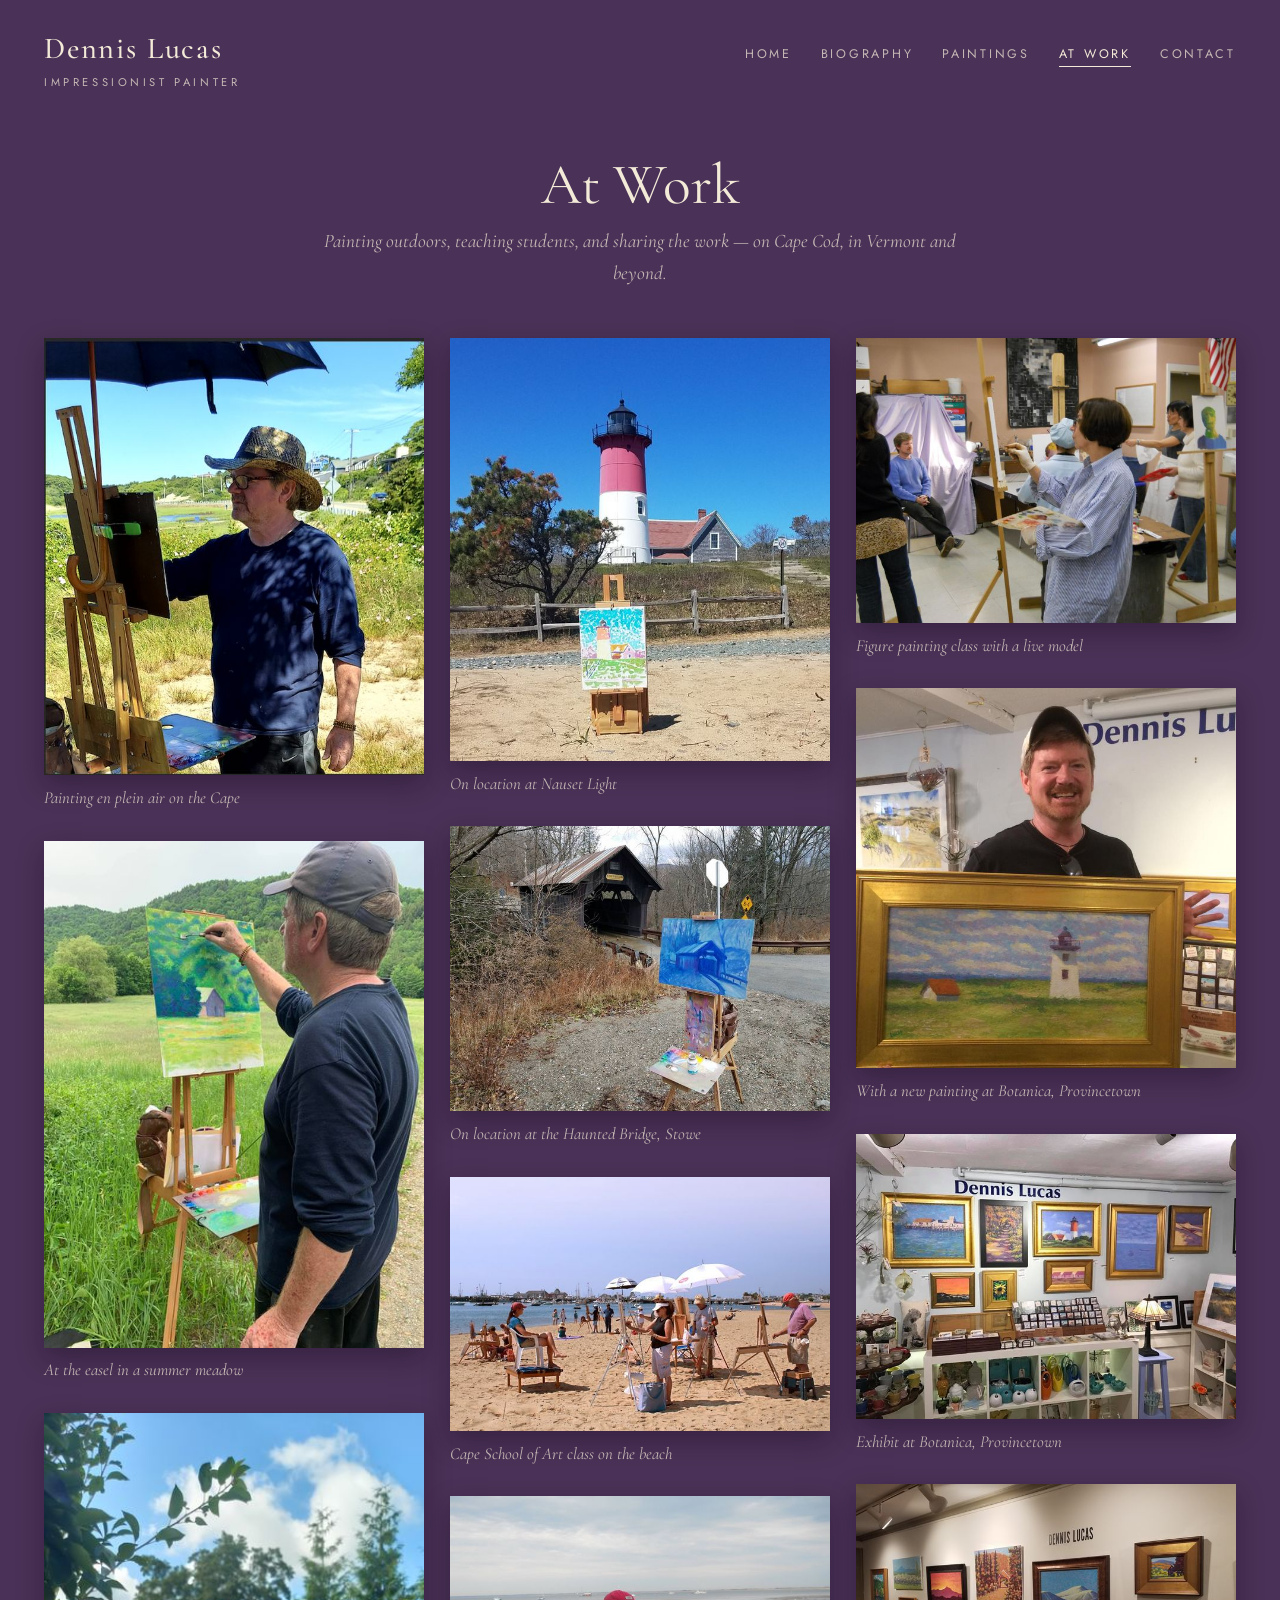
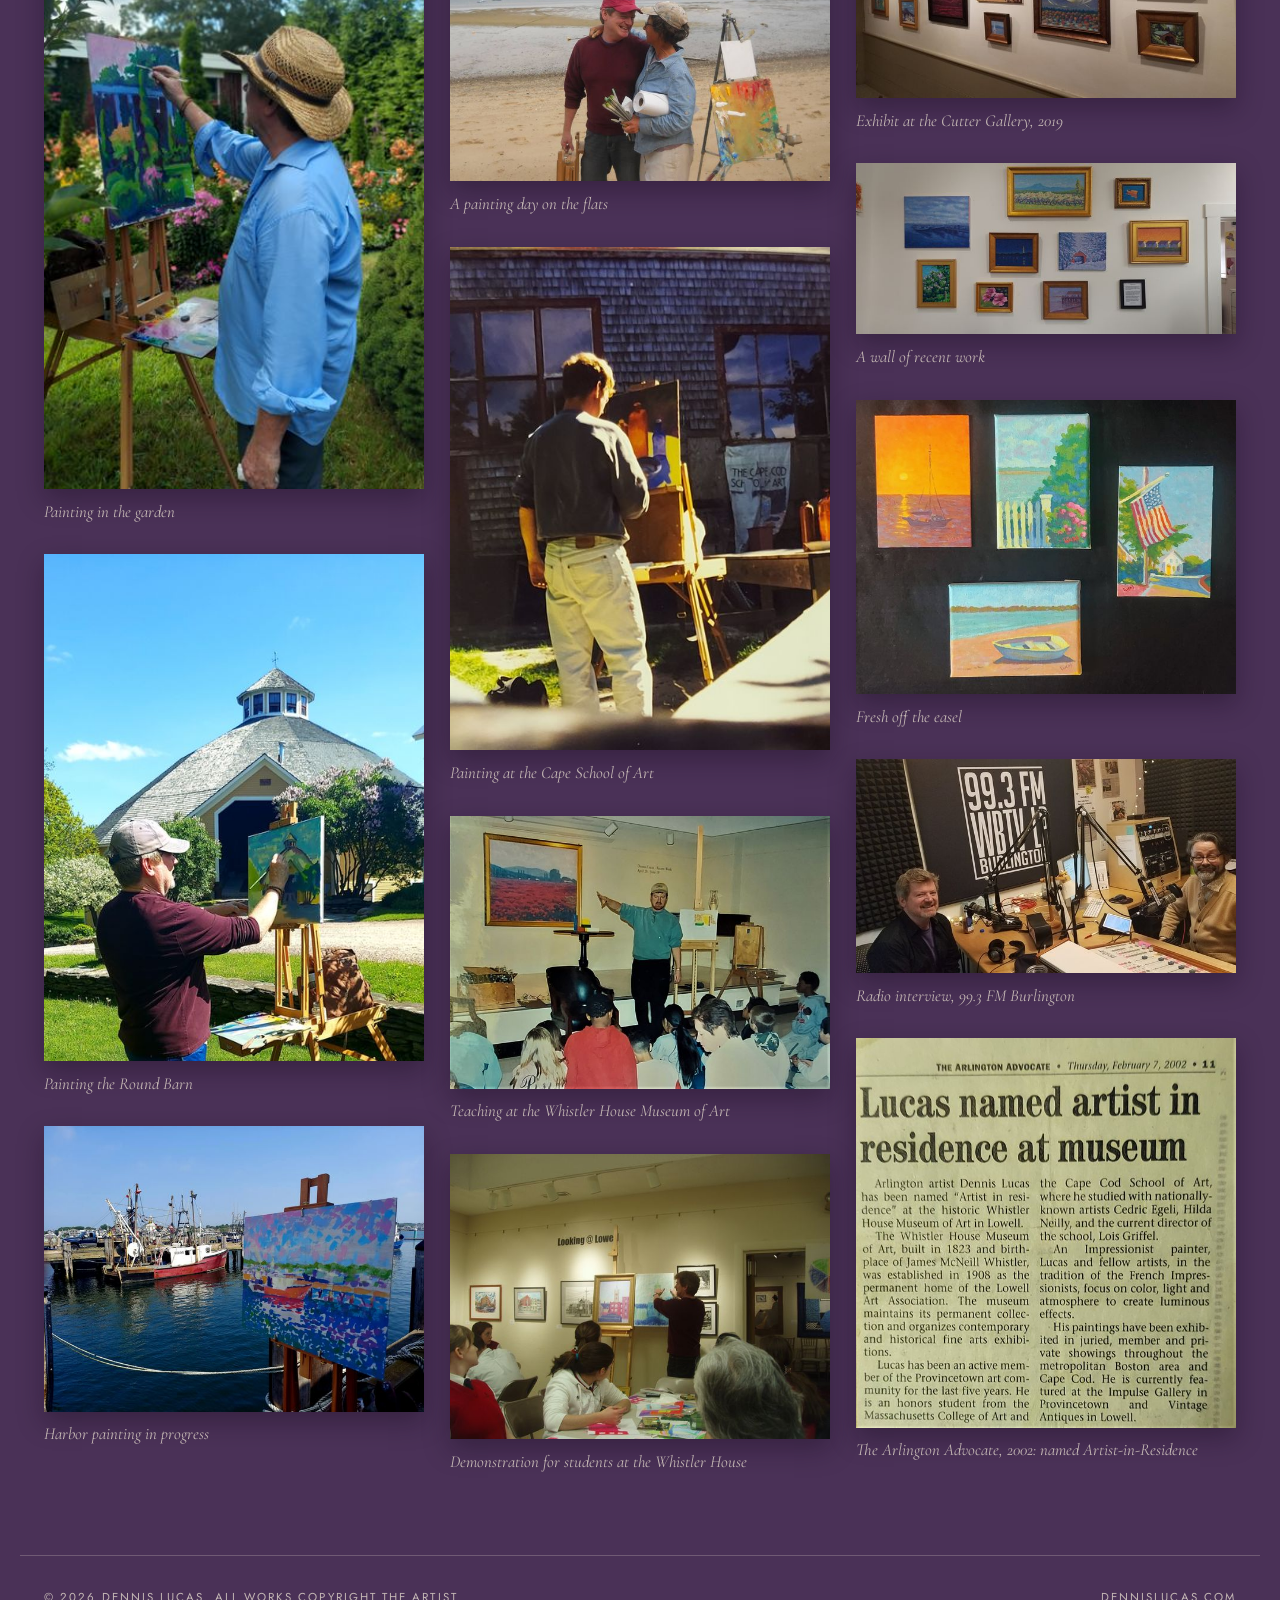
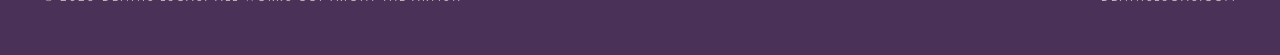
<file: studio.html>
<!doctype html>
<html lang="en">
<head>
<meta charset="utf-8">
<meta name="viewport" content="width=device-width, initial-scale=1">
<title>At Work | Dennis Lucas</title>
<meta name="description" content="Dennis Lucas painting en plein air, teaching students, and exhibiting his work.">
<link rel="canonical" href="https://dennislucas.com/studio.html">
<meta property="og:title" content="At Work | Dennis Lucas">
<meta property="og:description" content="Dennis Lucas painting en plein air, teaching students, and exhibiting his work.">
<meta property="og:image" content="https://dennislucas.com/art/poppy-field-provence.jpg">
<meta name="theme-color" content="#4a3157">
<link rel="preconnect" href="https://fonts.googleapis.com"><link rel="preconnect" href="https://fonts.gstatic.com" crossorigin><link href="https://fonts.googleapis.com/css2?family=Cormorant+Garamond:ital,wght@0,400;0,500;1,400&family=Jost:wght@400&display=swap" rel="stylesheet">
<link rel="stylesheet" href="css/style.css">
</head>
<body>
<header class="site-header">
  <a class="brand" href="index.html"><span class="brand-name">Dennis Lucas</span><span class="brand-tag">Impressionist Painter</span></a>
  <nav class="site-nav" aria-label="Main"><ul><li><a href="index.html">Home</a></li><li><a href="biography.html">Biography</a></li><li><a href="gallery.html">Paintings</a></li><li><a href="studio.html" aria-current="page">At Work</a></li><li><a href="contact.html">Contact</a></li></ul></nav>
</header>
<main>
<h1 class="page-title">At Work</h1>
<p class="page-intro">Painting outdoors, teaching students, and sharing the work &mdash; on Cape Cod, in Vermont and beyond.</p>
<div class="gallery">
<figure><button type="button" data-full="studio-photos/painting-en-plein-air-on-the-cape.jpg" data-title="Painting en plein air on the Cape" aria-label="View larger: Painting en plein air on the Cape"><img src="studio-photos/thumbs/painting-en-plein-air-on-the-cape.jpg" alt="Painting en plein air on the Cape" width="556" height="640" loading="lazy"></button><figcaption>Painting en plein air on the Cape</figcaption></figure>
<figure><button type="button" data-full="studio-photos/at-the-easel-in-a-summer-meadow.jpg" data-title="At the easel in a summer meadow" aria-label="View larger: At the easel in a summer meadow"><img src="studio-photos/thumbs/at-the-easel-in-a-summer-meadow.jpg" alt="At the easel in a summer meadow" width="480" height="640" loading="lazy"></button><figcaption>At the easel in a summer meadow</figcaption></figure>
<figure><button type="button" data-full="studio-photos/painting-in-the-garden.jpg" data-title="Painting in the garden" aria-label="View larger: Painting in the garden"><img src="studio-photos/thumbs/painting-in-the-garden.jpg" alt="Painting in the garden" width="360" height="640" loading="lazy"></button><figcaption>Painting in the garden</figcaption></figure>
<figure><button type="button" data-full="studio-photos/painting-the-round-barn.jpg" data-title="Painting the Round Barn" aria-label="View larger: Painting the Round Barn"><img src="studio-photos/thumbs/painting-the-round-barn.jpg" alt="Painting the Round Barn" width="480" height="640" loading="lazy"></button><figcaption>Painting the Round Barn</figcaption></figure>
<figure><button type="button" data-full="studio-photos/harbor-painting-in-progress.jpg" data-title="Harbor painting in progress" aria-label="View larger: Harbor painting in progress"><img src="studio-photos/thumbs/harbor-painting-in-progress.jpg" alt="Harbor painting in progress" width="640" height="480" loading="lazy"></button><figcaption>Harbor painting in progress</figcaption></figure>
<figure><button type="button" data-full="studio-photos/on-location-at-nauset-light.jpg" data-title="On location at Nauset Light" aria-label="View larger: On location at Nauset Light"><img src="studio-photos/thumbs/on-location-at-nauset-light.jpg" alt="On location at Nauset Light" width="575" height="640" loading="lazy"></button><figcaption>On location at Nauset Light</figcaption></figure>
<figure><button type="button" data-full="studio-photos/on-location-at-the-haunted-bridge-stowe.jpg" data-title="On location at the Haunted Bridge, Stowe" aria-label="View larger: On location at the Haunted Bridge, Stowe"><img src="studio-photos/thumbs/on-location-at-the-haunted-bridge-stowe.jpg" alt="On location at the Haunted Bridge, Stowe" width="640" height="480" loading="lazy"></button><figcaption>On location at the Haunted Bridge, Stowe</figcaption></figure>
<figure><button type="button" data-full="studio-photos/cape-school-of-art-class-on-the-beach.jpg" data-title="Cape School of Art class on the beach" aria-label="View larger: Cape School of Art class on the beach"><img src="studio-photos/thumbs/cape-school-of-art-class-on-the-beach.jpg" alt="Cape School of Art class on the beach" width="640" height="428" loading="lazy"></button><figcaption>Cape School of Art class on the beach</figcaption></figure>
<figure><button type="button" data-full="studio-photos/a-painting-day-on-the-flats.jpg" data-title="A painting day on the flats" aria-label="View larger: A painting day on the flats"><img src="studio-photos/thumbs/a-painting-day-on-the-flats.jpg" alt="A painting day on the flats" width="640" height="480" loading="lazy"></button><figcaption>A painting day on the flats</figcaption></figure>
<figure><button type="button" data-full="studio-photos/painting-at-the-cape-school-of-art.jpg" data-title="Painting at the Cape School of Art" aria-label="View larger: Painting at the Cape School of Art"><img src="studio-photos/thumbs/painting-at-the-cape-school-of-art.jpg" alt="Painting at the Cape School of Art" width="483" height="640" loading="lazy"></button><figcaption>Painting at the Cape School of Art</figcaption></figure>
<figure><button type="button" data-full="studio-photos/teaching-at-the-whistler-house-museum-of-art.jpg" data-title="Teaching at the Whistler House Museum of Art" aria-label="View larger: Teaching at the Whistler House Museum of Art"><img src="studio-photos/thumbs/teaching-at-the-whistler-house-museum-of-art.jpg" alt="Teaching at the Whistler House Museum of Art" width="640" height="459" loading="lazy"></button><figcaption>Teaching at the Whistler House Museum of Art</figcaption></figure>
<figure><button type="button" data-full="studio-photos/demonstration-for-students-at-the-whistler-house.jpg" data-title="Demonstration for students at the Whistler House" aria-label="View larger: Demonstration for students at the Whistler House"><img src="studio-photos/thumbs/demonstration-for-students-at-the-whistler-house.jpg" alt="Demonstration for students at the Whistler House" width="640" height="480" loading="lazy"></button><figcaption>Demonstration for students at the Whistler House</figcaption></figure>
<figure><button type="button" data-full="studio-photos/figure-painting-class-with-a-live-model.jpg" data-title="Figure painting class with a live model" aria-label="View larger: Figure painting class with a live model"><img src="studio-photos/thumbs/figure-painting-class-with-a-live-model.jpg" alt="Figure painting class with a live model" width="640" height="480" loading="lazy"></button><figcaption>Figure painting class with a live model</figcaption></figure>
<figure><button type="button" data-full="studio-photos/with-a-new-painting-at-botanica-provincetown.jpg" data-title="With a new painting at Botanica, Provincetown" aria-label="View larger: With a new painting at Botanica, Provincetown"><img src="studio-photos/thumbs/with-a-new-painting-at-botanica-provincetown.jpg" alt="With a new painting at Botanica, Provincetown" width="640" height="640" loading="lazy"></button><figcaption>With a new painting at Botanica, Provincetown</figcaption></figure>
<figure><button type="button" data-full="studio-photos/exhibit-at-botanica-provincetown.jpg" data-title="Exhibit at Botanica, Provincetown" aria-label="View larger: Exhibit at Botanica, Provincetown"><img src="studio-photos/thumbs/exhibit-at-botanica-provincetown.jpg" alt="Exhibit at Botanica, Provincetown" width="640" height="480" loading="lazy"></button><figcaption>Exhibit at Botanica, Provincetown</figcaption></figure>
<figure><button type="button" data-full="studio-photos/exhibit-at-the-cutter-gallery-2019.jpg" data-title="Exhibit at the Cutter Gallery, 2019" aria-label="View larger: Exhibit at the Cutter Gallery, 2019"><img src="studio-photos/thumbs/exhibit-at-the-cutter-gallery-2019.jpg" alt="Exhibit at the Cutter Gallery, 2019" width="640" height="360" loading="lazy"></button><figcaption>Exhibit at the Cutter Gallery, 2019</figcaption></figure>
<figure><button type="button" data-full="studio-photos/a-wall-of-recent-work.jpg" data-title="A wall of recent work" aria-label="View larger: A wall of recent work"><img src="studio-photos/thumbs/a-wall-of-recent-work.jpg" alt="A wall of recent work" width="640" height="288" loading="lazy"></button><figcaption>A wall of recent work</figcaption></figure>
<figure><button type="button" data-full="studio-photos/fresh-off-the-easel.jpg" data-title="Fresh off the easel" aria-label="View larger: Fresh off the easel"><img src="studio-photos/thumbs/fresh-off-the-easel.jpg" alt="Fresh off the easel" width="640" height="495" loading="lazy"></button><figcaption>Fresh off the easel</figcaption></figure>
<figure><button type="button" data-full="studio-photos/radio-interview-99-3-fm-burlington.jpg" data-title="Radio interview, 99.3 FM Burlington" aria-label="View larger: Radio interview, 99.3 FM Burlington"><img src="studio-photos/thumbs/radio-interview-99-3-fm-burlington.jpg" alt="Radio interview, 99.3 FM Burlington" width="640" height="360" loading="lazy"></button><figcaption>Radio interview, 99.3 FM Burlington</figcaption></figure>
<figure><button type="button" data-full="studio-photos/the-arlington-advocate-2002-named-artist-in-residence.jpg" data-title="The Arlington Advocate, 2002: named Artist-in-Residence" aria-label="View larger: The Arlington Advocate, 2002: named Artist-in-Residence"><img src="studio-photos/thumbs/the-arlington-advocate-2002-named-artist-in-residence.jpg" alt="The Arlington Advocate, 2002: named Artist-in-Residence" width="625" height="640" loading="lazy"></button><figcaption>The Arlington Advocate, 2002: named Artist-in-Residence</figcaption></figure>
</div>
</main>
<footer class="site-footer">
  <span>&copy; <span id="yr">2026</span> Dennis Lucas. All works copyright the artist.</span>
  <span>dennislucas.com</span>
</footer>
<script>document.getElementById('yr').textContent = new Date().getFullYear();</script>
<script src="js/lightbox.js"></script>
</body>
</html>
</file>
<file: css/style.css>
:root {
  --purple: #4a3157;       /* solid matte purple */
  --purple-deep: #3d2848;
  --creme: #f3ead8;        /* creme text */
  --creme-soft: rgba(243, 234, 216, 0.72);
  --line: rgba(243, 234, 216, 0.22);
  --serif: "Cormorant Garamond", Georgia, "Times New Roman", serif;
  --sans: "Jost", "Helvetica Neue", Arial, sans-serif;
}

* { box-sizing: border-box; }
html { -webkit-text-size-adjust: 100%; }
body {
  margin: 0;
  background: var(--purple);
  color: var(--creme);
  font-family: var(--serif);
  font-size: 1.2rem;
  line-height: 1.65;
}
img { max-width: 100%; display: block; }
a { color: var(--creme); }

/* ---------- Header / nav ---------- */
.site-header {
  display: flex; flex-wrap: wrap; align-items: baseline; justify-content: space-between;
  gap: 0.75rem 2rem;
  max-width: 1240px; margin: 0 auto; padding: 2rem 1.5rem 1.25rem;
}
.brand { text-decoration: none; }
.brand-name {
  font-size: 1.9rem; font-weight: 500; letter-spacing: 0.06em; line-height: 1.1;
}
.brand-tag {
  display: block; font-family: var(--sans); font-size: 0.7rem;
  letter-spacing: 0.32em; text-transform: uppercase; color: var(--creme-soft); margin-top: 0.3rem;
}
.site-nav ul { list-style: none; margin: 0; padding: 0; display: flex; flex-wrap: wrap; gap: 0.4rem 1.8rem; }
.site-nav a {
  font-family: var(--sans); font-size: 0.78rem; letter-spacing: 0.22em; text-transform: uppercase;
  text-decoration: none; color: var(--creme-soft); padding-bottom: 0.2rem; border-bottom: 1px solid transparent;
  transition: color .2s, border-color .2s;
}
.site-nav a:hover, .site-nav a[aria-current="page"] { color: var(--creme); border-bottom-color: var(--creme); }

main { max-width: 1240px; margin: 0 auto; padding: 0 1.5rem 4rem; }

/* ---------- Typography ---------- */
h1, h2, h3 { font-weight: 400; line-height: 1.15; margin: 0; }
.page-title { font-size: clamp(2.4rem, 5vw, 3.6rem); text-align: center; margin: 2.5rem 0 0.5rem; }
.page-intro { text-align: center; color: var(--creme-soft); max-width: 40rem; margin: 0 auto 3rem; font-style: italic; }
.eyebrow { font-style: normal;
  font-family: var(--sans); font-size: 0.72rem; letter-spacing: 0.32em; text-transform: uppercase; color: var(--creme-soft);
}
.rule { width: 60px; height: 1px; background: var(--creme); opacity: .5; border: 0; margin: 2rem auto; }

/* ---------- Home ---------- */
.hero { text-align: center; padding: 3rem 0 3.5rem; }
.hero h1 { font-size: clamp(2.6rem, 7vw, 5rem); letter-spacing: 0.03em; }
.hero p { max-width: 38rem; margin: 1.2rem auto 0; color: var(--creme-soft); font-size: 1.3rem; font-style: italic; }

.featured { display: grid; gap: 4.5rem; }
.feature { display: grid; grid-template-columns: 1.5fr 1fr; gap: 2.5rem; align-items: center; }
.feature:nth-child(even) { grid-template-columns: 1fr 1.5fr; }
.feature:nth-child(even) .feature-img { order: 2; }
.feature-img img {
  width: 100%; height: auto; box-shadow: 0 18px 40px rgba(20, 8, 26, 0.45);
  outline: 10px solid var(--creme); outline-offset: -1px;
}
.feature-text h2 { font-size: clamp(1.8rem, 3.2vw, 2.6rem); margin-top: .4rem; }
.feature-text .num { font-family: var(--serif); font-size: 3.2rem; opacity: .35; line-height: 1; }

.quotes { margin: 5rem auto 1rem; max-width: 52rem; display: grid; gap: 2.5rem; text-align: center; }
.quotes blockquote { margin: 0; font-size: clamp(1.4rem, 2.6vw, 1.9rem); font-style: italic; line-height: 1.4; }
.quotes cite { display: block; margin-top: .6rem; font-family: var(--sans); font-style: normal; font-size: .75rem; letter-spacing: .28em; text-transform: uppercase; color: var(--creme-soft); }

.cta { text-align: center; margin-top: 4rem; }
.button {
  display: inline-block; font-family: var(--sans); font-size: .78rem; letter-spacing: .24em; text-transform: uppercase;
  text-decoration: none; border: 1px solid var(--creme); padding: .9rem 1.8rem; margin: .4rem; transition: background .2s, color .2s;
}
.button:hover { background: var(--creme); color: var(--purple); }

/* ---------- Biography ---------- */
.bio { display: grid; grid-template-columns: 1fr 1.25fr; gap: 3.5rem; align-items: start; margin-top: 1rem; }
.bio-photo img { width: 100%; height: auto; box-shadow: 0 18px 40px rgba(20, 8, 26, 0.45); }
.bio-photo figcaption { font-size: .95rem; color: var(--creme-soft); font-style: italic; margin-top: .6rem; }
.bio-text p:first-of-type::first-letter { float: left; font-size: 4.2rem; line-height: .85; padding: .35rem .5rem 0 0; }
.bio-text p { margin: 0 0 1.3rem; }
.bio-text .quotes { margin: 2.5rem 0 0; text-align: left; gap: 1.5rem; }
.bio-text .quotes blockquote { font-size: 1.4rem; border-left: 1px solid var(--line); padding-left: 1.2rem; }

/* ---------- Galleries ---------- */
.gallery { columns: 3 300px; column-gap: 1.6rem; }
.gallery figure { break-inside: avoid; margin: 0 0 1.8rem; }
.gallery button {
  all: unset; display: block; cursor: zoom-in; width: 100%;
}
.gallery button:focus-visible { outline: 2px solid var(--creme); outline-offset: 4px; }
.gallery img { width: 100%; height: auto; transition: transform .35s ease, box-shadow .35s ease; box-shadow: 0 10px 24px rgba(20, 8, 26, 0.35); }
.gallery button:hover img { transform: translateY(-3px); box-shadow: 0 16px 34px rgba(20, 8, 26, 0.5); }
.gallery figcaption { font-size: 1.05rem; margin-top: .55rem; color: var(--creme-soft); font-style: italic; }

/* ---------- Lightbox ---------- */
.lightbox {
  position: fixed; inset: 0; z-index: 50; display: none; align-items: center; justify-content: center;
  background: rgba(38, 24, 46, 0.96); padding: 4rem 4.5rem 5rem;
}
.lightbox.open { display: flex; }
.lightbox figure { margin: 0; max-width: 100%; max-height: 100%; display: flex; flex-direction: column; align-items: center; }
.lightbox img { max-width: 100%; max-height: calc(100vh - 10rem); width: auto; height: auto; object-fit: contain; }
.lightbox figcaption { margin-top: 1rem; font-style: italic; font-size: 1.25rem; text-align: center; }
.lb-btn {
  position: absolute; background: none; border: 0; color: var(--creme); cursor: pointer;
  font-family: var(--sans); font-size: 2.2rem; line-height: 1; padding: .8rem; opacity: .75;
}
.lb-btn:hover, .lb-btn:focus-visible { opacity: 1; }
.lb-close { top: .8rem; right: 1rem; font-size: 2rem; }
.lb-prev { left: .6rem; top: 50%; transform: translateY(-50%); }
.lb-next { right: .6rem; top: 50%; transform: translateY(-50%); }

/* ---------- Contact ---------- */
.contact-cta { margin-top: 1rem; }
.contact-alt { color: var(--creme-soft); margin-top: 1.2rem; font-size: 1.15rem; overflow-wrap: anywhere; }

/* ---------- Footer ---------- */
.site-footer {
  border-top: 1px solid var(--line); max-width: 1240px; margin: 0 auto; padding: 2rem 1.5rem 3rem;
  display: flex; flex-wrap: wrap; justify-content: space-between; gap: 1rem;
  font-family: var(--sans); font-size: .72rem; letter-spacing: .18em; text-transform: uppercase; color: var(--creme-soft);
}

/* ---------- Responsive ---------- */
@media (max-width: 820px) {
  .site-header { justify-content: center; text-align: center; padding: 1.5rem 1rem 1rem; }
  .site-nav ul { justify-content: center; gap: .4rem 1.2rem; }
  main { padding: 0 1rem 3rem; }
  .feature, .feature:nth-child(even) { grid-template-columns: 1fr; gap: 1.4rem; }
  .feature:nth-child(even) .feature-img { order: 0; }
  .feature-text { text-align: center; }
  .feature-img img { outline-width: 6px; }
  .bio { grid-template-columns: 1fr; gap: 2rem; }
  .lightbox { padding: 3.5rem .5rem 4.5rem; }
  .lb-prev, .lb-next { top: auto; bottom: .6rem; transform: none; }
  .lb-prev { left: 25%; } .lb-next { right: 25%; }
  .site-footer { justify-content: center; text-align: center; }
}
</file>
